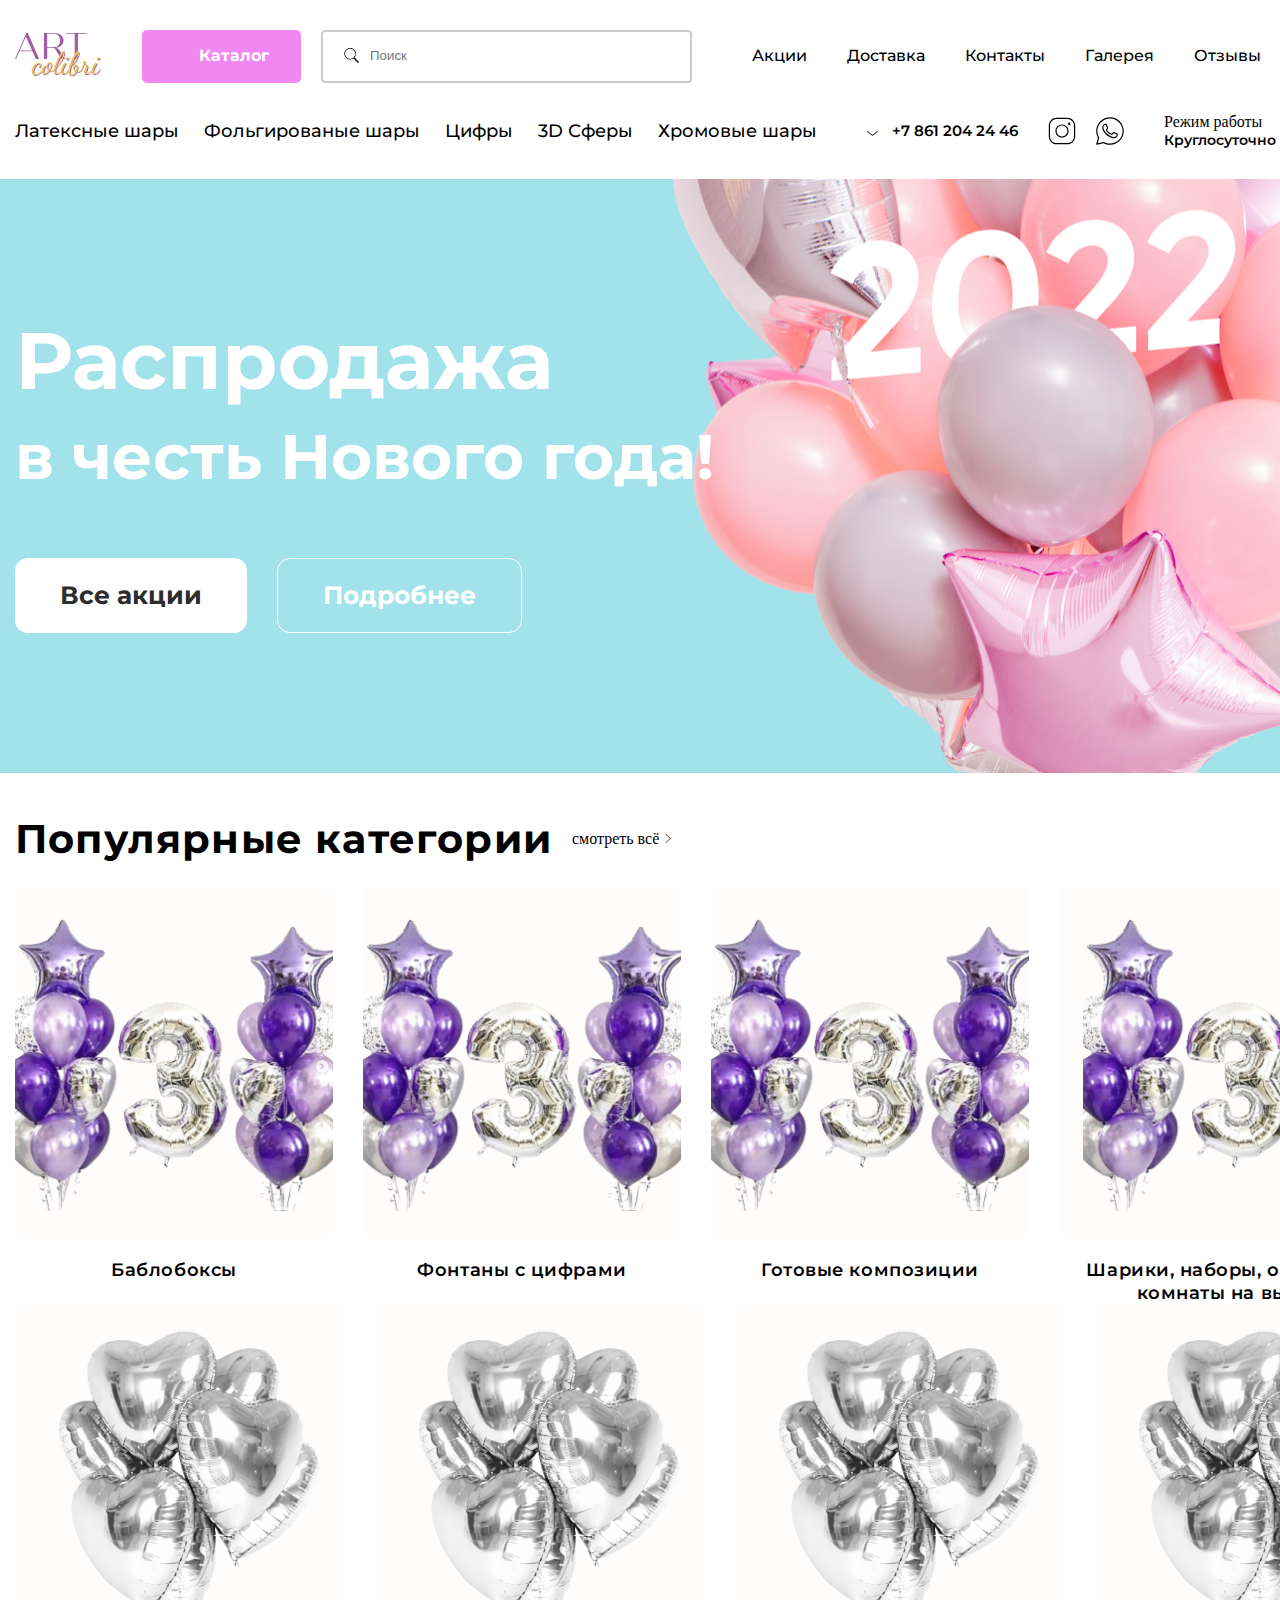
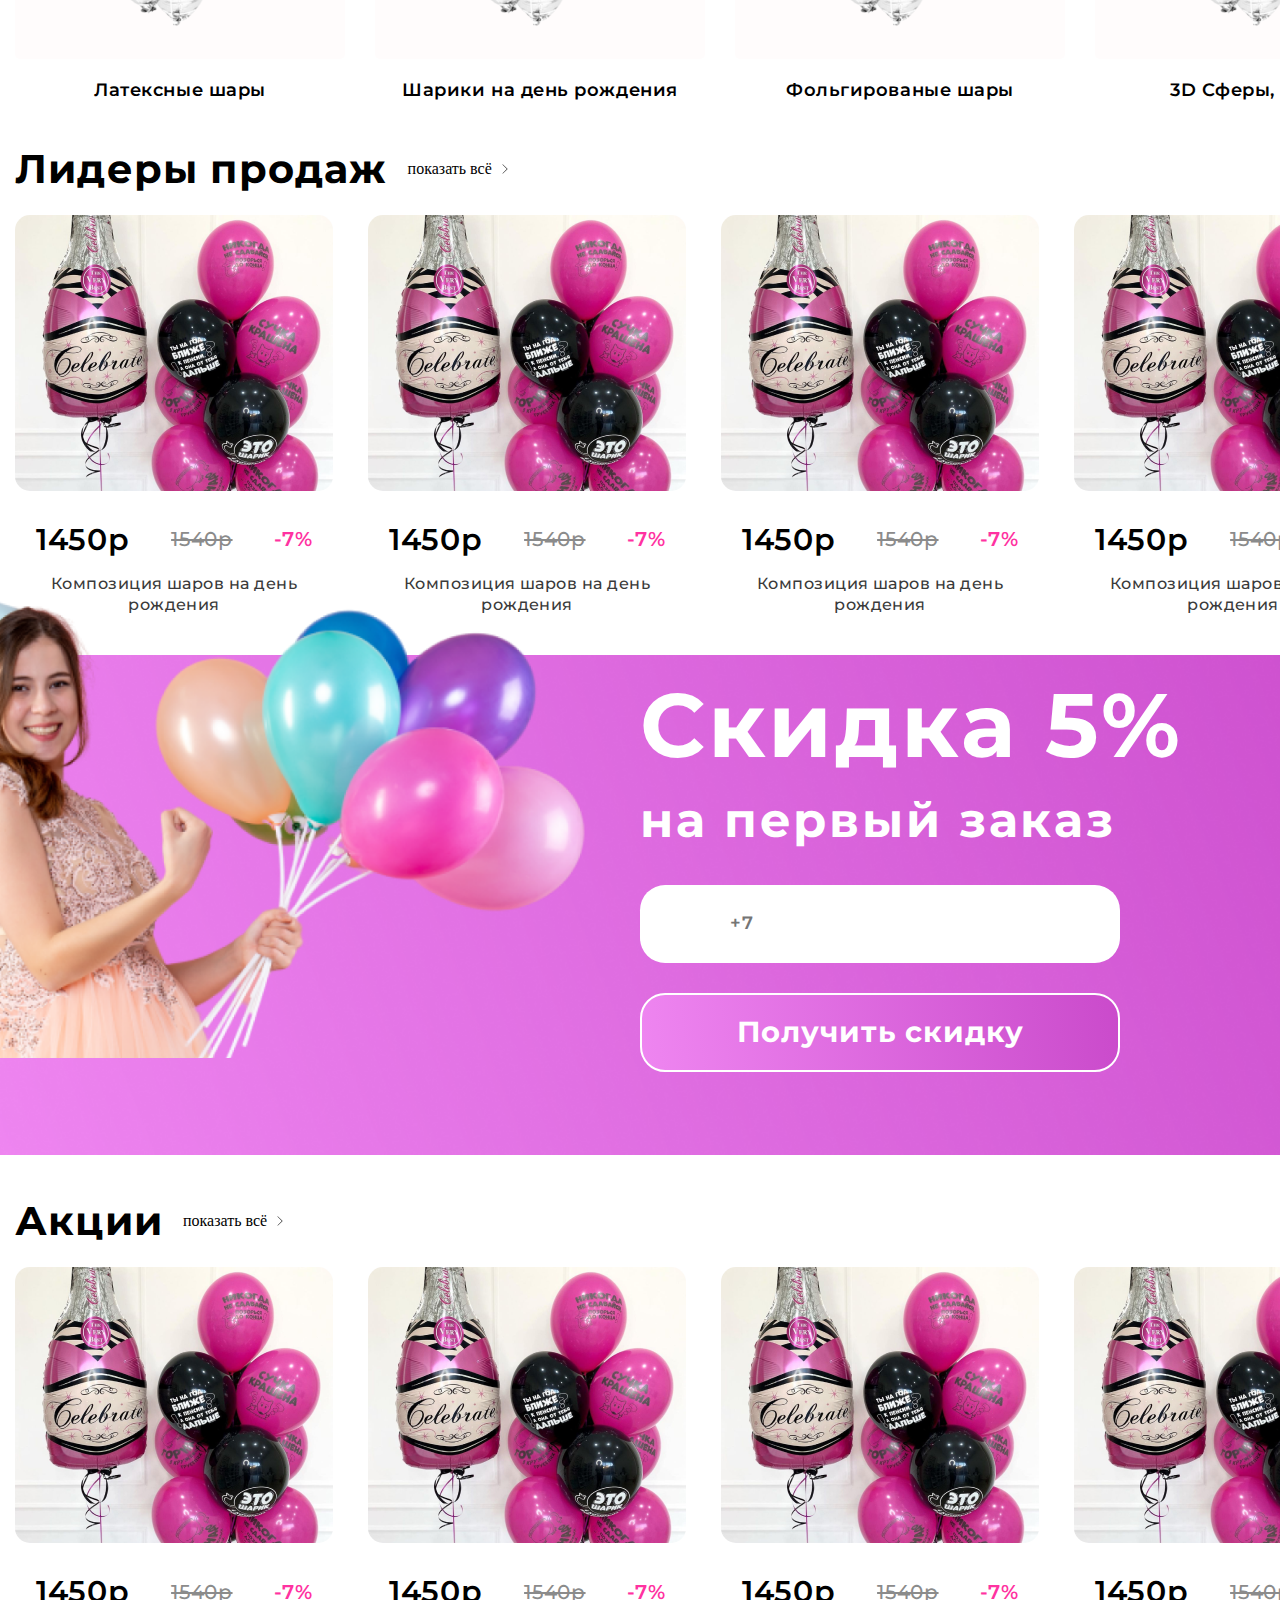
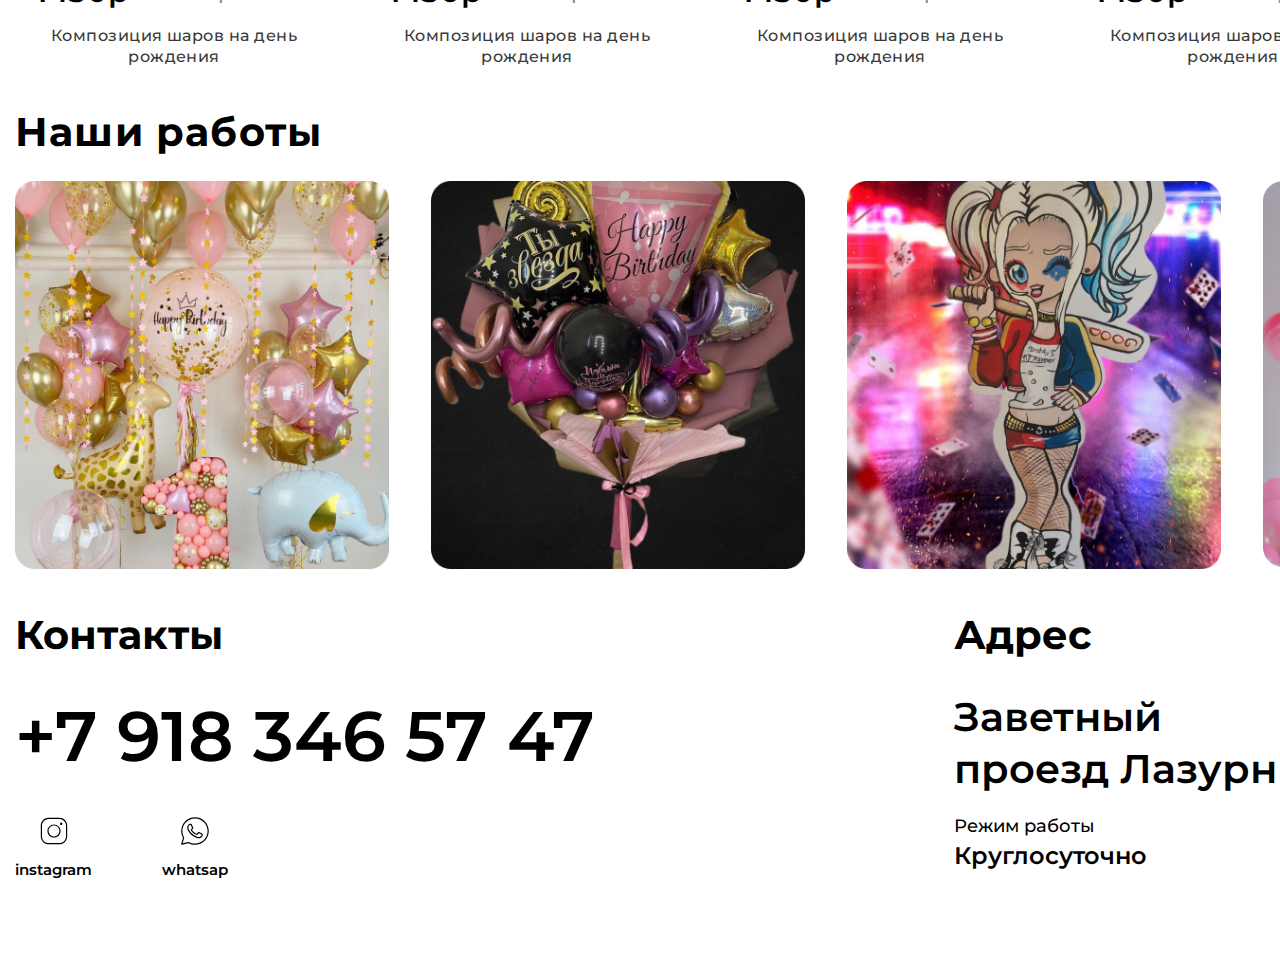
<file: index.html>
<!DOCTYPE html>
<html lang="en">
  <head>
    <meta charset="UTF-8" />
    <meta http-equiv="X-UA-Compatible" content="IE=edge" />
    <meta name="viewport" content="width=device-width, initial-scale=1.0" />
    <title>homework-22</title>
    <link rel="stylesheet" href="./css/style.min.css" />
  </head>
  <body>
    <header class="header">
      <div class="container">
        <nav class="navbar">
          <div class="header-top">
            <div><img src="./images/logo.svg" alt="logo" /></div>
            <div class="navbar-search">
              <button class="top-btn">Каталог</button>
              <div class="arround">
                <img src="./images/search.svg" alt="look" />
                <input
                  class="input"
                  type="text"
                  name="search"
                  placeholder="Поиск"
                />
              </div>
            </div>
            <div class="contact">
              <ul>
                <li class="important"><a href="#">Акции</a></li>
                <li class="contact-list"><a href="#">Доставка</a></li>
                <li class="contact-list"><a href="#">Контакты</a></li>
                <li class="contact-list"><a href="#">Галерея</a></li>
                <li class="contact-list"><a href="#">Отзывы</a></li>
              </ul>
              <img src="./images/bagicon.svg" alt="bag" />
            </div>
          </div>
          <div class="header-bottom">
            <div class="nav-item">
              <ul>
                <li class="nav-list"><a href="#">Латексные шары</a></li>
                <li class="nav-list"><a href="#">Фольгированые шары</a></li>
                <li class="nav-list"><a href="#">Цифры</a></li>
                <li class="nav-list"><a href="#">3D Сферы</a></li>
                <li class="nav-list"><a href="#">Хромовые шары</a></li>
              </ul>
            </div>
            <div class="tell">
              <img src="./images/rectangle.svg" alt="pastki" />
              <a href="tel:+7 861 204 24 46">+7 861 204 24 46</a>
            </div>
            <div class="bottom-img">
              <img src="./images/instagram.svg" alt="instagram" />
              <img src="./images/whatsap.svg" alt="whatsap" />
            </div>
            <div class="text">
              <p>Режим работы</p>
              <p class="textt">Круглосуточно</p>
            </div>
          </div>
        </nav>
      </div>
    </header>
    <main class="mainly">
      <section id="sale">
        <div class="container">
          <h1>Распродажа</h1>
          <h2>в честь Нового года!</h2>
          <div class="sale-btn">
            <button class="all">Все акции</button>
            <button class="more">Подробнее</button>
          </div>
        </div>
      </section>
      <section id="categorie">
        <div class="container">
          <div class="categorie-title">
            <h3>Популярные категории</h3>
            <div class="categorie-img">
              <p>смотреть всё</p>
              <img width="6px" src="./images/Vector.svg" alt="rightt strelka" />
            </div>
          </div>
          <div class="categorie-grid">
            <div class="categorie-top">
              <div class="top-rows">
                <div class="top-wrap">
                  <img src="./images/threephoto.png" alt="years" />
                </div>
                <p>Баблобоксы</p>
              </div>
              <div class="top-rows">
                <div class="top-wrap">
                  <img src="./images/threephoto.png" alt="years" />
                </div>
                <p>Фонтаны с цифрами</p>
              </div>
              <div class="top-rows">
                <div class="top-wrap">
                  <img src="./images/threephoto.png" alt="years" />
                </div>
                <p>Готовые композиции</p>
              </div>
              <div class="top-rows">
                <div class="top-wrap">
                  <img src="./images/threephoto.png" alt="years" />
                </div>
                <p>Шарики, наборы, оформление комнаты на выписку</p>
              </div>
            </div>
            <div class="categorie-bottom">
              <div class="bottom-rows">
                <div class="bottom-wrap">
                  <img src="./images/heart.png" alt="hearts" />
                </div>
                <p>Латексные шары</p>
              </div>
              <div class="bottom-rows">
                <div class="bottom-wrap">
                  <img src="./images/heart.png" alt="hearts" />
                </div>
                <p>Шарики на день рождения</p>
              </div>
              <div class="bottom-rows">
                <div class="bottom-wrap">
                  <img src="./images/heart.png" alt="hearts" />
                </div>
                <p>Фольгированые шары</p>
              </div>
              <div class="bottom-rows">
                <div class="bottom-wrap">
                  <img src="./images/heart.png" alt="hearts" />
                </div>
                <p>3D Сферы, Bubble</p>
              </div>
            </div>
          </div>
        </div>
      </section>
      <section id="leaders">
        <div class="container">
          <div class="wrap">
            <h3>Лидеры продаж</h3>
            <div class="leaders-img">
              <p>показать всё</p>
              <img width="6px" src="./images/Vector.svg" alt="rightt strelka" />
            </div>
          </div>
          <div class="leaders-grid">
            <div class="leaders-imgg">
              <div><img src="./images/celebrate.png" alt="celebrate" /></div>
              <div class="leaders-text">
                <div class="paragraph">
                  <p class="true">1450р</p>
                  <p class="false"><del>1540р</del></p>
                  <p class="discount">-7%</p>
                </div>
                <p>Композиция шаров на день рождения</p>
              </div>
            </div>
            <div class="leaders-imgg">
              <div><img src="./images/celebrate.png" alt="celebrate" /></div>
              <div class="leaders-text">
                <div class="paragraph">
                  <p class="true">1450р</p>
                  <p class="false"><del>1540р</del></p>
                  <p class="discount">-7%</p>
                </div>
                <p>Композиция шаров на день рождения</p>
              </div>
            </div>
            <div class="leaders-imgg">
              <div><img src="./images/celebrate.png" alt="celebrate" /></div>
              <div class="leaders-text">
                <div class="paragraph">
                  <p class="true">1450р</p>
                  <p class="false"><del>1540р</del></p>
                  <p class="discount">-7%</p>
                </div>
                <p>Композиция шаров на день рождения</p>
              </div>
            </div>
            <div class="leaders-imgg">
              <div><img src="./images/celebrate.png" alt="celebrate" /></div>
              <div class="leaders-text">
                <div class="paragraph">
                  <p class="true">1450р</p>
                  <p class="false"><del>1540р</del></p>
                  <p class="discount">-7%</p>
                </div>
                <p>Композиция шаров на день рождения</p>
              </div>
            </div>
          </div>
        </div>
      </section>
      <section id="reduction">
        <div class="wrapper">
          <div class="left">
            <img src="./images/girls.png" alt="girl" />
          </div>
          <div class="right">
            <p>Скидка 5% <br /><span>на первый заказ</span></p>
            <input
              class="second-input"
              type="text"
              name="write"
              placeholder="+7"
            />
            <button>Получить скидку</button>
          </div>
        </div>
      </section>
      <section id="leaders">
        <div class="container">
          <div class="wrap">
            <h3>Акции</h3>
            <div class="leaders-img">
              <p>показать всё</p>
              <img width="6px" src="./images/Vector.svg" alt="rightt strelka" />
            </div>
          </div>
          <div class="leaders-grid">
            <div class="leaders-imgg">
              <div><img src="./images/celebrate.png" alt="celebrate" /></div>
              <div class="leaders-text">
                <div class="paragraph">
                  <p class="true">1450р</p>
                  <p class="false"><del>1540р</del></p>
                  <p class="discount">-7%</p>
                </div>
                <p>Композиция шаров на день рождения</p>
              </div>
            </div>
            <div class="leaders-imgg">
              <div><img src="./images/celebrate.png" alt="celebrate" /></div>
              <div class="leaders-text">
                <div class="paragraph">
                  <p class="true">1450р</p>
                  <p class="false"><del>1540р</del></p>
                  <p class="discount">-7%</p>
                </div>
                <p>Композиция шаров на день рождения</p>
              </div>
            </div>
            <div class="leaders-imgg">
              <div><img src="./images/celebrate.png" alt="celebrate" /></div>
              <div class="leaders-text">
                <div class="paragraph">
                  <p class="true">1450р</p>
                  <p class="false"><del>1540р</del></p>
                  <p class="discount">-7%</p>
                </div>
                <p>Композиция шаров на день рождения</p>
              </div>
            </div>
            <div class="leaders-imgg">
              <div><img src="./images/celebrate.png" alt="celebrate" /></div>
              <div class="leaders-text">
                <div class="paragraph">
                  <p class="true">1450р</p>
                  <p class="false"><del>1540р</del></p>
                  <p class="discount">-7%</p>
                </div>
                <p>Композиция шаров на день рождения</p>
              </div>
            </div>
          </div>
        </div>
      </section>
      <section id="work">
        <div class="container">
          <h3>Наши работы</h3>
          <div class="script">
            <img width="90%" src="./images/celebrate1.png" alt="bayram1" />
            <img width="90%" src="./images/celebrate2.png" alt="bayram2" />
            <img width="90%" src="./images/celebrate3.png" alt="bayram3" />
            <img
              width="90%"
              height="386px"
              src="./images/celebrate4.png"
              alt="bayram4"
            />
          </div>
        </div>
      </section>
      <footer id="contact">
        <div class="container">
          <div class="footer-wrap">
            <div class="wrap-left">
              <h3>Контакты</h3>
              <p class="tell">+7 918 346 57 47</p>
              <div class="left-img">
                <div class="img-first">
                  <a href="./images/2022.png">
                    <img src="./images/instagram.svg" alt="instagram" />
                    <p>instagram</p>
                  </a>
                </div>
                <div class="img-second">
                  <a href="./images/celebrate.png">
                    <img src="./images/whatsap.svg" alt="whatsap" />
                    <p>whatsap</p>
                  </a>
                </div>
              </div>
            </div>
            <div class="wrap-right">
              <h3>Адрес</h3>
              <p class="right-ftext">Заветный <br />проезд Лазурный, д.11</p>
              <p class="right-stext">Режим работы</p>
              <p class="right-thtext">Круглосуточно</p>
            </div>
          </div>
        </div>
      </footer>
    </main>
  </body>
</html>
</file>
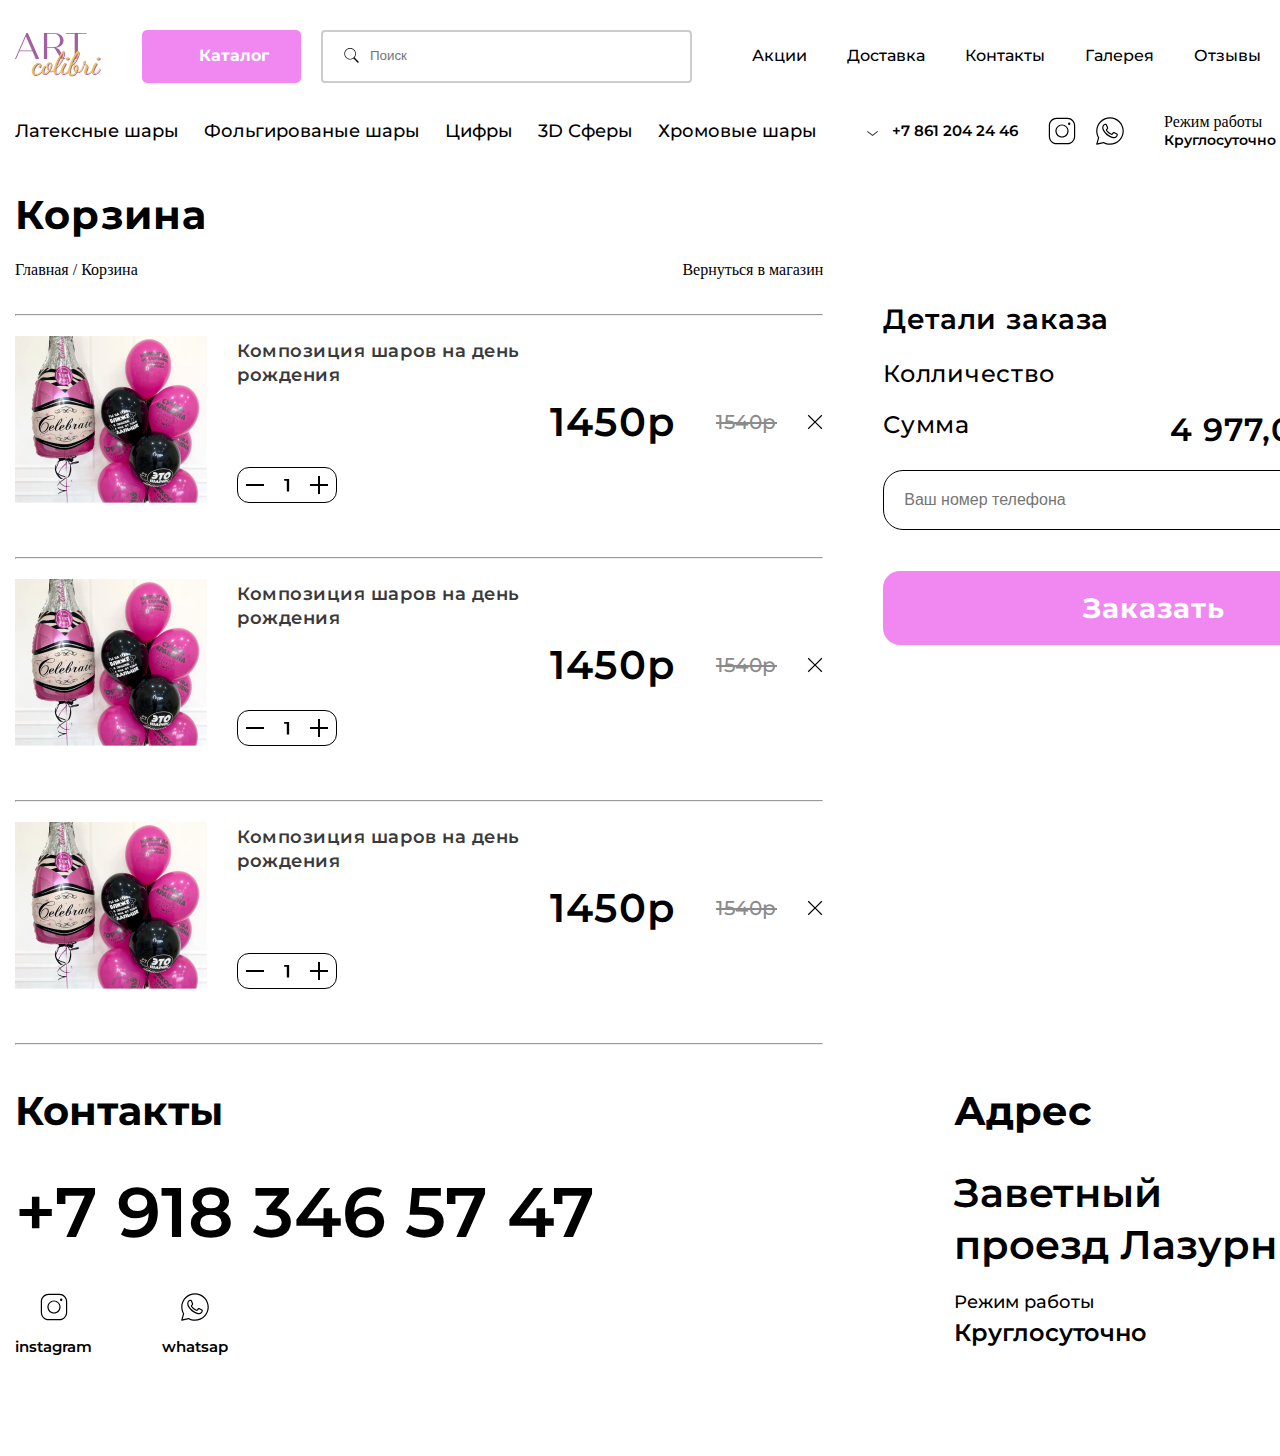
<file: basket.html>
<!DOCTYPE html>
<html lang="en">
  <head>
    <meta charset="UTF-8" />
    <meta http-equiv="X-UA-Compatible" content="IE=edge" />
    <meta name="viewport" content="width=device-width, initial-scale=1.0" />
    <title>homework-22</title>
    <link rel="stylesheet" href="./css/basket.min.css" />
  </head>
  <body>
    <header class="header">
      <div class="container">
        <nav class="navbar">
          <div class="header-top">
            <div><img src="./images/logo.svg" alt="logo" /></div>
            <div class="navbar-search">
              <button class="top-btn">Каталог</button>
              <div class="arround">
                <img src="./images/search.svg" alt="look" />
                <input
                  class="input"
                  type="text"
                  name="search"
                  placeholder="Поиск"
                />
              </div>
            </div>
            <div class="contact">
              <ul>
                <li class="important"><a href="#">Акции</a></li>
                <li class="contact-list"><a href="#">Доставка</a></li>
                <li class="contact-list"><a href="#">Контакты</a></li>
                <li class="contact-list"><a href="#">Галерея</a></li>
                <li class="contact-list"><a href="#">Отзывы</a></li>
              </ul>
              <img src="./images/bagicon.svg" alt="bag" />
            </div>
          </div>
          <div class="header-bottom">
            <div class="nav-item">
              <ul>
                <li class="nav-list"><a href="#">Латексные шары</a></li>
                <li class="nav-list"><a href="#">Фольгированые шары</a></li>
                <li class="nav-list"><a href="#">Цифры</a></li>
                <li class="nav-list"><a href="#">3D Сферы</a></li>
                <li class="nav-list"><a href="#">Хромовые шары</a></li>
              </ul>
            </div>
            <div class="tell">
              <img src="./images/rectangle.svg" alt="pastki" />
              <a href="tel:+7 861 204 24 46">+7 861 204 24 46</a>
            </div>
            <div class="bottom-img">
              <img src="./images/instagram.svg" alt="instagram" />
              <img src="./images/whatsap.svg" alt="whatsap" />
            </div>
            <div class="text">
              <p>Режим работы</p>
              <p class="textt">Круглосуточно</p>
            </div>
          </div>
        </nav>
      </div>
    </header>
    <main class="mainly">
      <section id="basket">
        <div class="container">
          <h3>Корзина</h3>
          <div class="wrapper">
            <div class="wrap-left">
              <div class="left-top">
                <p>Главная / Корзина</p>
                <p>Вернуться в магазин</p>
              </div>
              <hr />
              <div class="composition">
                <div class="img">
                  <img src="./images/cferas.png" alt="shar" />
                </div>
                <div class="day">
                  <p class="day1">Композиция шаров на день <br />рождения</p>
                  <div>
                    <div class="days">
                      <img src="./images/minus.svg" alt="minus" />
                      <img src="./images/one.svg" alt="one" />
                      <img src="./images/pilus.svg" alt="pilus" />
                    </div>
                  </div>
                </div>
                <div class="daytrue">
                  <p class="true">1450р</p>
                  <p class="false"><del>1540р</del></p>
                </div>
                <img src="./images/eks.svg" alt="eks" />
              </div>
              <hr />
              <div class="composition">
                <div class="img">
                  <img src="./images/cferas.png" alt="shar" />
                </div>
                <div class="day">
                  <p class="day1">Композиция шаров на день <br />рождения</p>
                  <div>
                    <div class="days">
                      <img src="./images/minus.svg" alt="minus" />
                      <img src="./images/one.svg" alt="one" />
                      <img src="./images/pilus.svg" alt="pilus" />
                    </div>
                  </div>
                </div>
                <div class="daytrue">
                  <p class="true">1450р</p>
                  <p class="false"><del>1540р</del></p>
                </div>
                <img src="./images/eks.svg" alt="eks" />
              </div>
              <hr />
              <div class="composition">
                <div class="img">
                  <img src="./images/cferas.png" alt="shar" />
                </div>
                <div class="day">
                  <p class="day1">Композиция шаров на день <br />рождения</p>
                  <div>
                    <div class="days">
                      <img src="./images/minus.svg" alt="minus" />
                      <img src="./images/one.svg" alt="one" />
                      <img src="./images/pilus.svg" alt="pilus" />
                    </div>
                  </div>
                </div>
                <div class="daytrue">
                  <p class="true">1450р</p>
                  <p class="false"><del>1540р</del></p>
                </div>
                <img src="./images/eks.svg" alt="eks" />
              </div>
              <hr />
            </div>
            <div class="wrap-right">
              <h3>Детали заказа</h3>
              <div class="quantity">
                <p class="first">Колличество</p>
                <p class="second">1 шт</p>
              </div>
              <div class="sum">
                <p class="summ">Сумма</p>
                <p class="money">4 977,00р</p>
              </div>
              <input
                type="tel"
                name="write"
                placeholder="Ваш номер телефона"
              />
              <div class="link">
                <a href="./images/logo.svg">Заказать</a>
              </div>
            </div>
          </div>
        </div>
      </section>
      <footer id="contact">
        <div class="container">
          <div class="footer-wrap">
            <div class="wrap-left">
              <h3>Контакты</h3>
              <p class="tell">+7 918 346 57 47</p>
              <div class="left-img">
                <div class="img-first">
                  <a href="./images/2022.png">
                    <img src="./images/instagram.svg" alt="instagram" />
                    <p>instagram</p>
                  </a>
                </div>
                <div class="img-second">
                  <a href="./images/celebrate.png">
                    <img src="./images/whatsap.svg" alt="whatsap" />
                    <p>whatsap</p>
                  </a>
                </div>
              </div>
            </div>
            <div class="wrap-right">
              <h3>Адрес</h3>
              <p class="right-ftext">Заветный <br />проезд Лазурный, д.11</p>
              <p class="right-stext">Режим работы</p>
              <p class="right-thtext">Круглосуточно</p>
            </div>
          </div>
        </div>
      </footer>
    </main>
  </body>
</html>
</file>
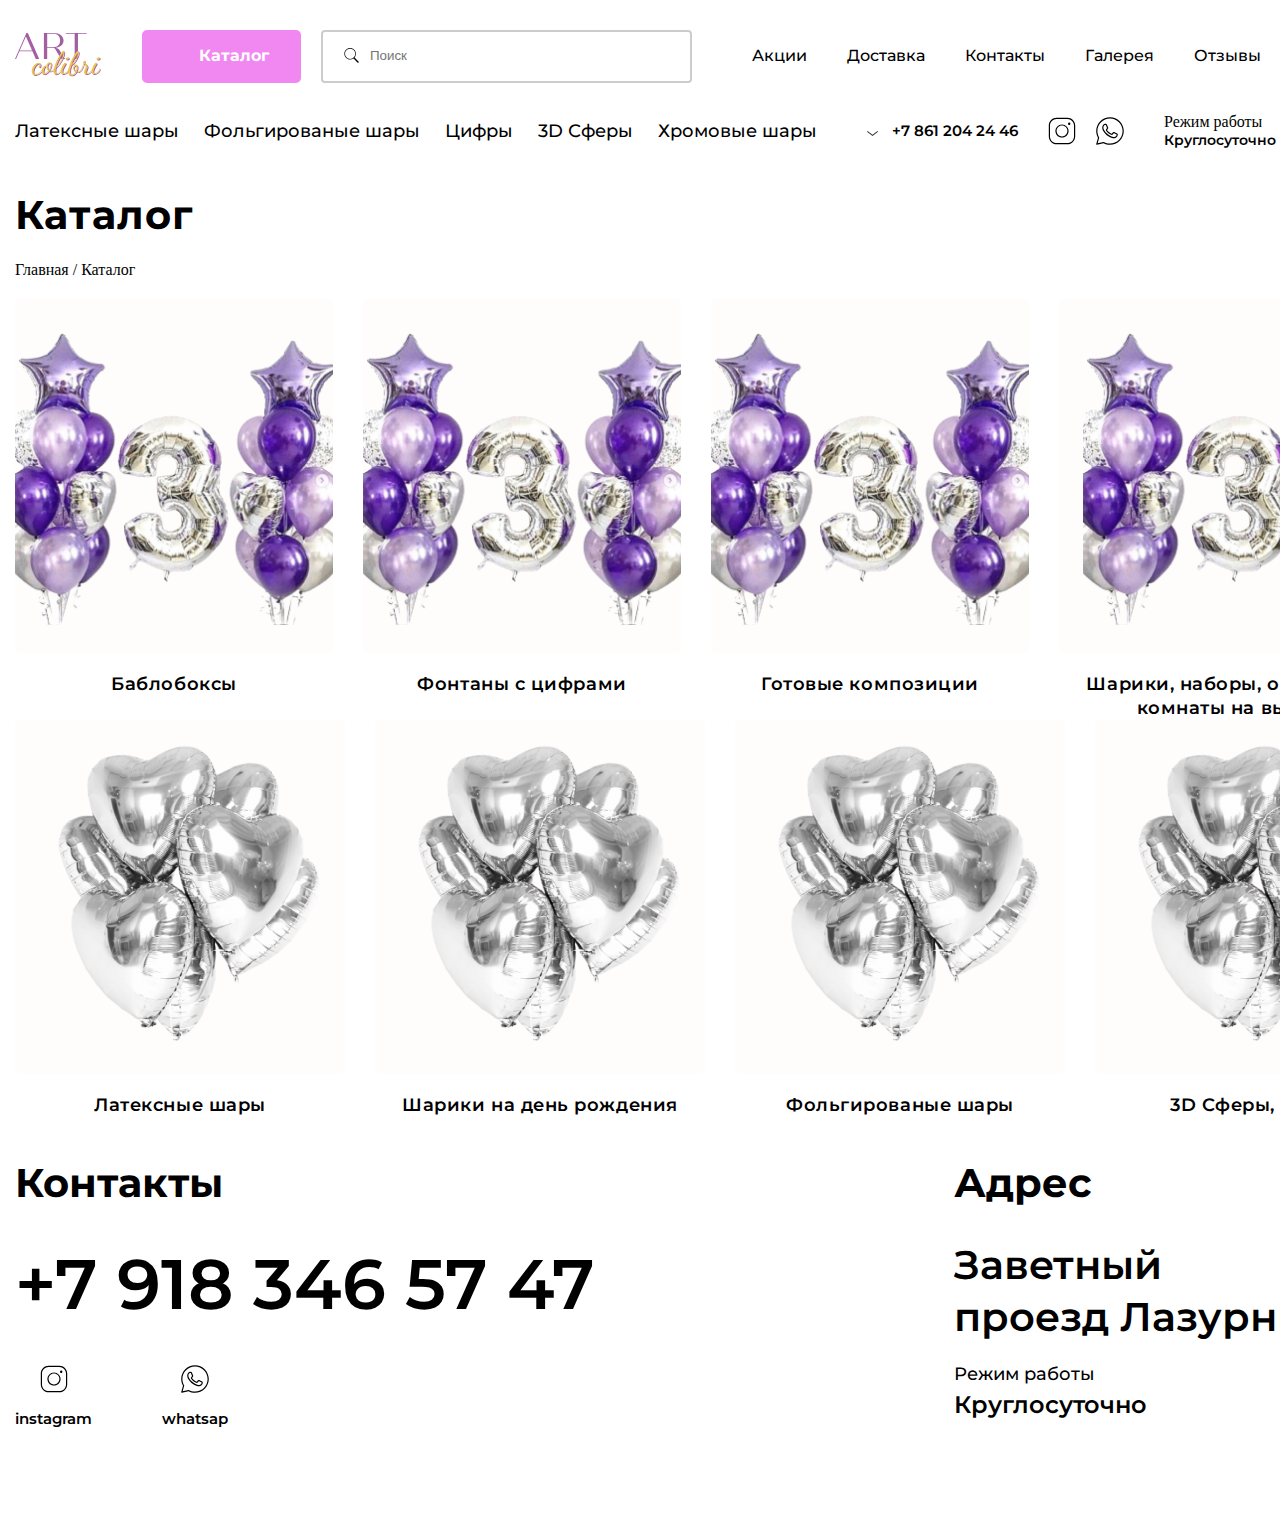
<file: categories.html>
<!DOCTYPE html>
<html lang="en">
  <head>    
    <meta charset="UTF-8" />
    <meta http-equiv="X-UA-Compatible" content="IE=edge" />
    <meta name="viewport" content="width=device-width, initial-scale=1.0" />
    <title>homework-22</title>
    <link rel="stylesheet" href="./css/categories.min.css" />
  </head>
  <body>
    <header class="header">
      <div class="container">
        <nav class="navbar">
          <div class="header-top">
            <div><img src="./images/logo.svg" alt="logo" /></div>
            <div class="navbar-search">
              <button class="top-btn">Каталог</button>
              <div class="arround">
                <img src="./images/search.svg" alt="look" />
                <input
                  class="input"
                  type="text"
                  name="search"
                  placeholder="Поиск"
                />
              </div>
            </div>
            <div class="contact">
              <ul>
                <li class="important"><a href="#">Акции</a></li>
                <li class="contact-list"><a href="#">Доставка</a></li>
                <li class="contact-list"><a href="#">Контакты</a></li>
                <li class="contact-list"><a href="#">Галерея</a></li>
                <li class="contact-list"><a href="#">Отзывы</a></li>
              </ul>
              <img src="./images/bagicon.svg" alt="bag" />
            </div>
          </div>
          <div class="header-bottom">
            <div class="nav-item">
              <ul>
                <li class="nav-list"><a href="#">Латексные шары</a></li>
                <li class="nav-list"><a href="#">Фольгированые шары</a></li>
                <li class="nav-list"><a href="#">Цифры</a></li>
                <li class="nav-list"><a href="#">3D Сферы</a></li>
                <li class="nav-list"><a href="#">Хромовые шары</a></li>
              </ul>
            </div>
            <div class="tell">
              <img src="./images/rectangle.svg" alt="pastki" />
              <a href="tel:+7 861 204 24 46">+7 861 204 24 46</a>
            </div>
            <div class="bottom-img">
              <img src="./images/instagram.svg" alt="instagram" />
              <img src="./images/whatsap.svg" alt="whatsap" />
            </div>
            <div class="text">
              <p>Режим работы</p>
              <p class="textt">Круглосуточно</p>
            </div>
          </div>
        </nav>
      </div>
    </header>
    <main class="mainly">
        <section id="categorie">
            <div class="container">
              <div class="categorie-title">
                <h3>Каталог</h3>
                <div class="categorie-img">
                  <p>Главная   /   Каталог</p>
                </div>
              </div>
              <div class="categorie-grid">
                <div class="categorie-top">
                  <div class="top-rows">
                    <div class="top-wrap">
                      <img src="./images/threephoto.png" alt="years" />
                    </div>
                    <p>Баблобоксы</p>
                  </div>
                  <div class="top-rows">
                    <div class="top-wrap">
                      <img src="./images/threephoto.png" alt="years" />
                    </div>
                    <p>Фонтаны с цифрами</p>
                  </div>
                  <div class="top-rows">
                    <div class="top-wrap">
                      <img src="./images/threephoto.png" alt="years" />
                    </div>
                    <p>Готовые композиции</p>
                  </div>
                  <div class="top-rows">
                    <div class="top-wrap">
                      <img src="./images/threephoto.png" alt="years" />
                    </div>
                    <p>Шарики, наборы, оформление комнаты на выписку</p>
                  </div>
                </div>
                <div class="categorie-bottom">
                  <div class="bottom-rows">
                    <div class="bottom-wrap">
                      <img src="./images/heart.png" alt="hearts" />
                    </div>
                    <p>Латексные шары</p>
                  </div>
                  <div class="bottom-rows">
                    <div class="bottom-wrap">
                      <img src="./images/heart.png" alt="hearts" />
                    </div>
                    <p>Шарики на день рождения</p>
                  </div>
                  <div class="bottom-rows">
                    <div class="bottom-wrap">
                      <img src="./images/heart.png" alt="hearts" />
                    </div>
                    <p>Фольгированые шары</p>
                  </div>
                  <div class="bottom-rows">
                    <div class="bottom-wrap">
                      <img src="./images/heart.png" alt="hearts" />
                    </div>
                    <p>3D Сферы, Bubble</p>
                  </div>
                </div>
              </div>
            </div>
          </section>
          <footer id="contact">
            <div class="container">
              <div class="footer-wrap">
                <div class="wrap-left">
                  <h3>Контакты</h3>
                  <p class="tell">+7 918 346 57 47</p>
                  <div class="left-img">
                    <div class="img-first">
                      <a href="./images/2022.png">
                        <img src="./images/instagram.svg" alt="instagram" />
                        <p>instagram</p>
                      </a>
                    </div>
                    <div class="img-second">
                      <a href="./images/celebrate.png">
                        <img src="./images/whatsap.svg" alt="whatsap" />
                        <p>whatsap</p>
                      </a>
                    </div>
                  </div>
                </div>
                <div class="wrap-right">
                  <h3>Адрес</h3>
                  <p class="right-ftext">Заветный <br />проезд Лазурный, д.11</p>
                  <p class="right-stext">Режим работы</p>
                  <p class="right-thtext">Круглосуточно</p>
                </div>
              </div>
            </div>
          </footer>
    </main>
  </body>
</html>
</file>
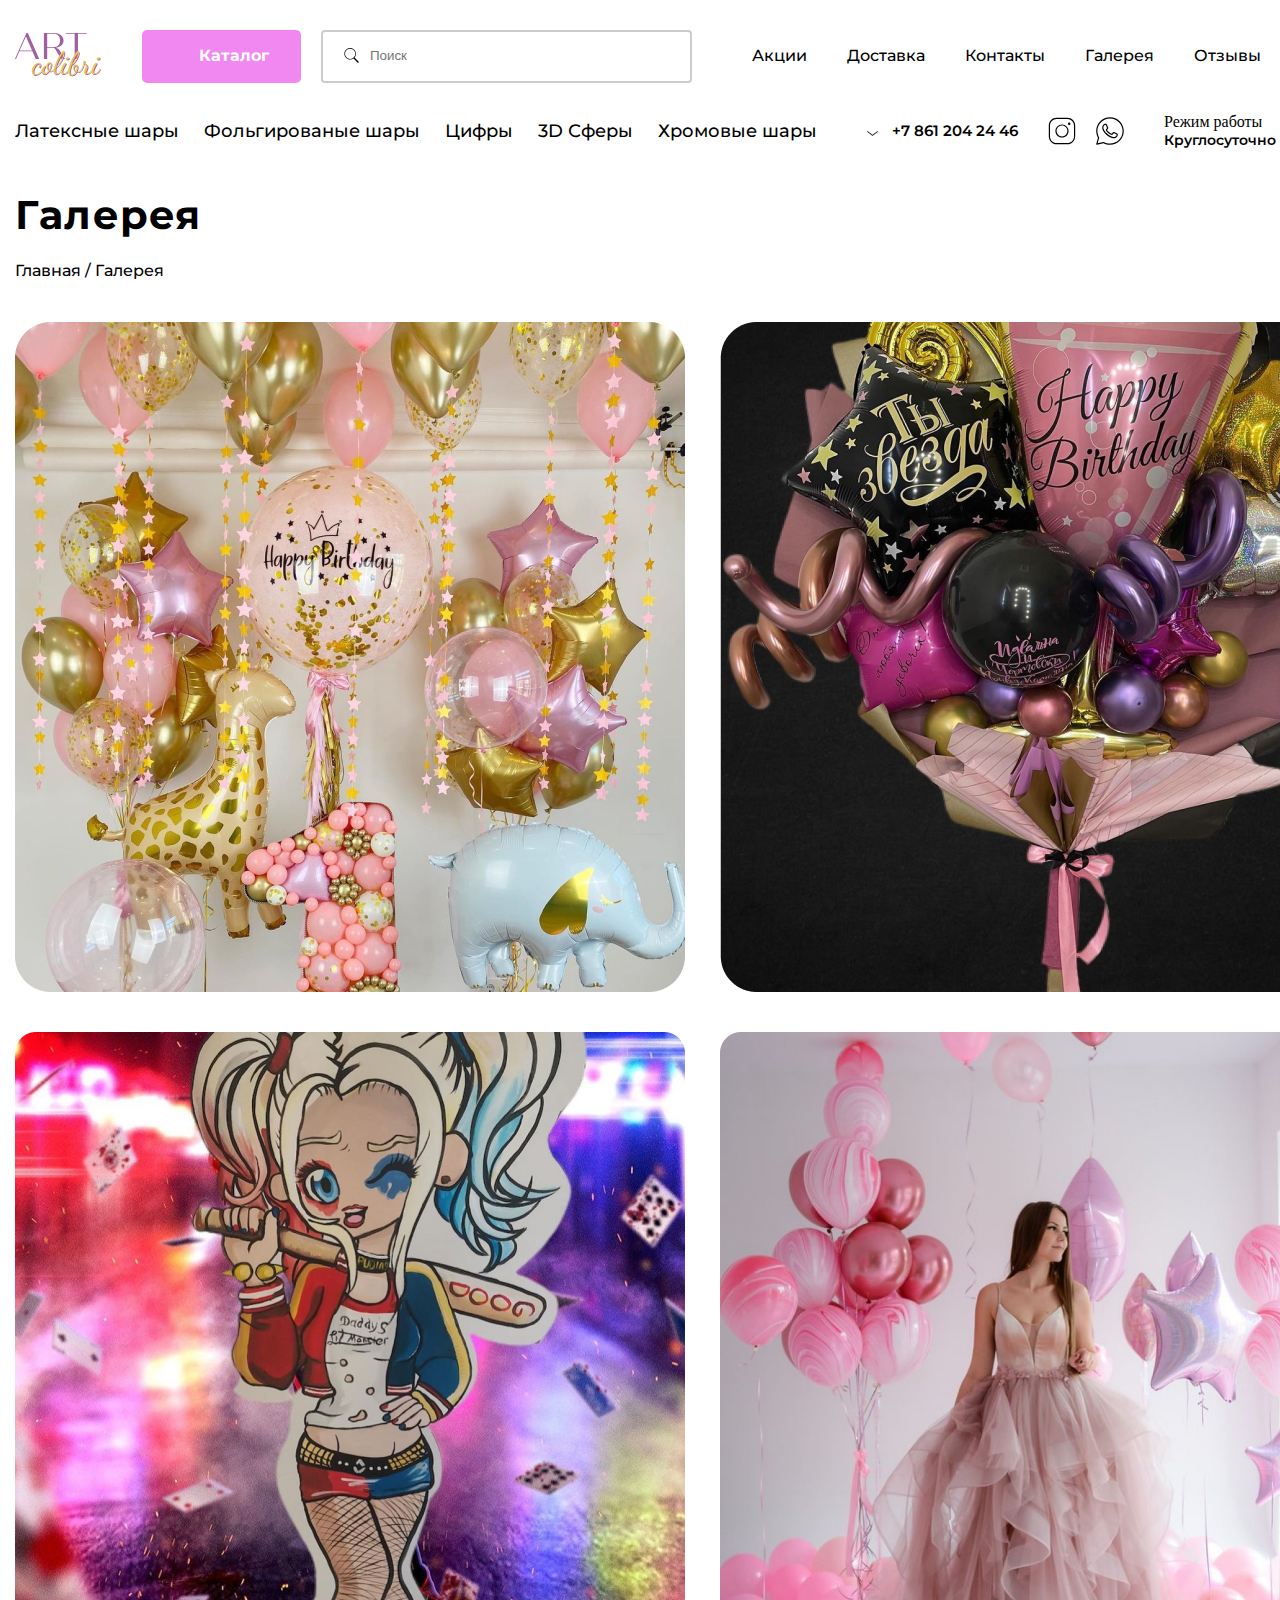
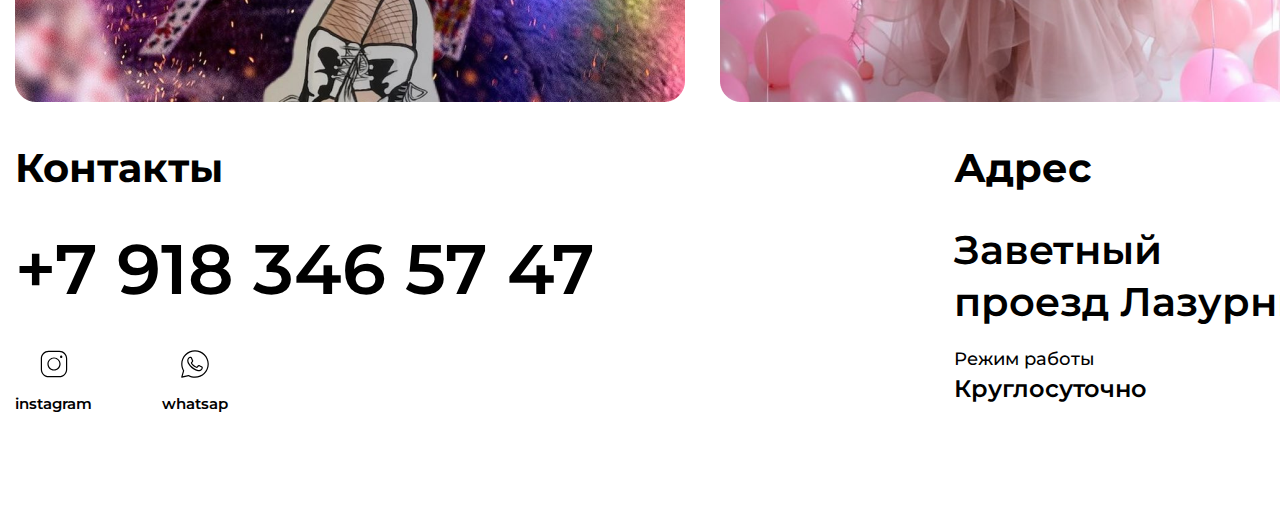
<file: gallery.html>
<!DOCTYPE html>
<html lang="en">
  <head>
    <meta charset="UTF-8" />
    <meta http-equiv="X-UA-Compatible" content="IE=edge" />
    <meta name="viewport" content="width=device-width, initial-scale=1.0" />
    <title>homework-22</title>
    <link rel="stylesheet" href="./css/gallery.min.css" />
  </head>
  <body>
    <header class="header">
      <div class="container">
        <nav class="navbar">
          <div class="header-top">
            <div><img src="./images/logo.svg" alt="logo" /></div>
            <div class="navbar-search">
              <button class="top-btn">Каталог</button>
              <div class="arround">
                <img src="./images/search.svg" alt="look" />
                <input
                  class="input"
                  type="text"
                  name="search"
                  placeholder="Поиск"
                />
              </div>
            </div>
            <div class="contact">
              <ul>
                <li class="important"><a href="#">Акции</a></li>
                <li class="contact-list"><a href="#">Доставка</a></li>
                <li class="contact-list"><a href="#">Контакты</a></li>
                <li class="contact-list"><a href="#">Галерея</a></li>
                <li class="contact-list"><a href="#">Отзывы</a></li>
              </ul>
              <img src="./images/bagicon.svg" alt="bag" />
            </div>
          </div>
          <div class="header-bottom">
            <div class="nav-item">
              <ul>
                <li class="nav-list"><a href="#">Латексные шары</a></li>
                <li class="nav-list"><a href="#">Фольгированые шары</a></li>
                <li class="nav-list"><a href="#">Цифры</a></li>
                <li class="nav-list"><a href="#">3D Сферы</a></li>
                <li class="nav-list"><a href="#">Хромовые шары</a></li>
              </ul>
            </div>
            <div class="tell">
              <img src="./images/rectangle.svg" alt="pastki" />
              <a href="tel:+7 861 204 24 46">+7 861 204 24 46</a>
            </div>
            <div class="bottom-img">
              <img src="./images/instagram.svg" alt="instagram" />
              <img src="./images/whatsap.svg" alt="whatsap" />
            </div>
            <div class="text">
              <p>Режим работы</p>
              <p class="textt">Круглосуточно</p>
            </div>
          </div>
        </nav>
      </div>
    </header>
    <main class="mainly">
      <section id="gallery">
        <div class="container">
          <h3>Галерея</h3>
          <p>Главная / Галерея</p>
          <div class="galllery-grid">
            <div class="grid-top">
              <img src="./images/gallery1.png" alt="bayram1" />
              <img src="./images/gallery2.png" alt="bayram2" />
            </div>
            <div class="grid-bottom">
              <img src="./images/gallery3.png" alt="bayram3" />
              <img src="./images/celebrate5.png" alt="bayram5" />
            </div>
          </div>
        </div>
      </section>
      <footer id="contact">
        <div class="container">
          <div class="footer-wrap">
            <div class="wrap-left">
              <h3>Контакты</h3>
              <p class="tell">+7 918 346 57 47</p>
              <div class="left-img">
                <div class="img-first">
                  <a href="./images/2022.png">
                    <img src="./images/instagram.svg" alt="instagram" />
                    <p>instagram</p>
                  </a>
                </div>
                <div class="img-second">
                  <a href="./images/celebrate.png">
                    <img src="./images/whatsap.svg" alt="whatsap" />
                    <p>whatsap</p>
                  </a>
                </div>
              </div>
            </div>
            <div class="wrap-right">
              <h3>Адрес</h3>
              <p class="right-ftext">Заветный <br />проезд Лазурный, д.11</p>
              <p class="right-stext">Режим работы</p>
              <p class="right-thtext">Круглосуточно</p>
            </div>
          </div>
        </div>
      </footer>
    </main>
  </body>
</html>
</file>
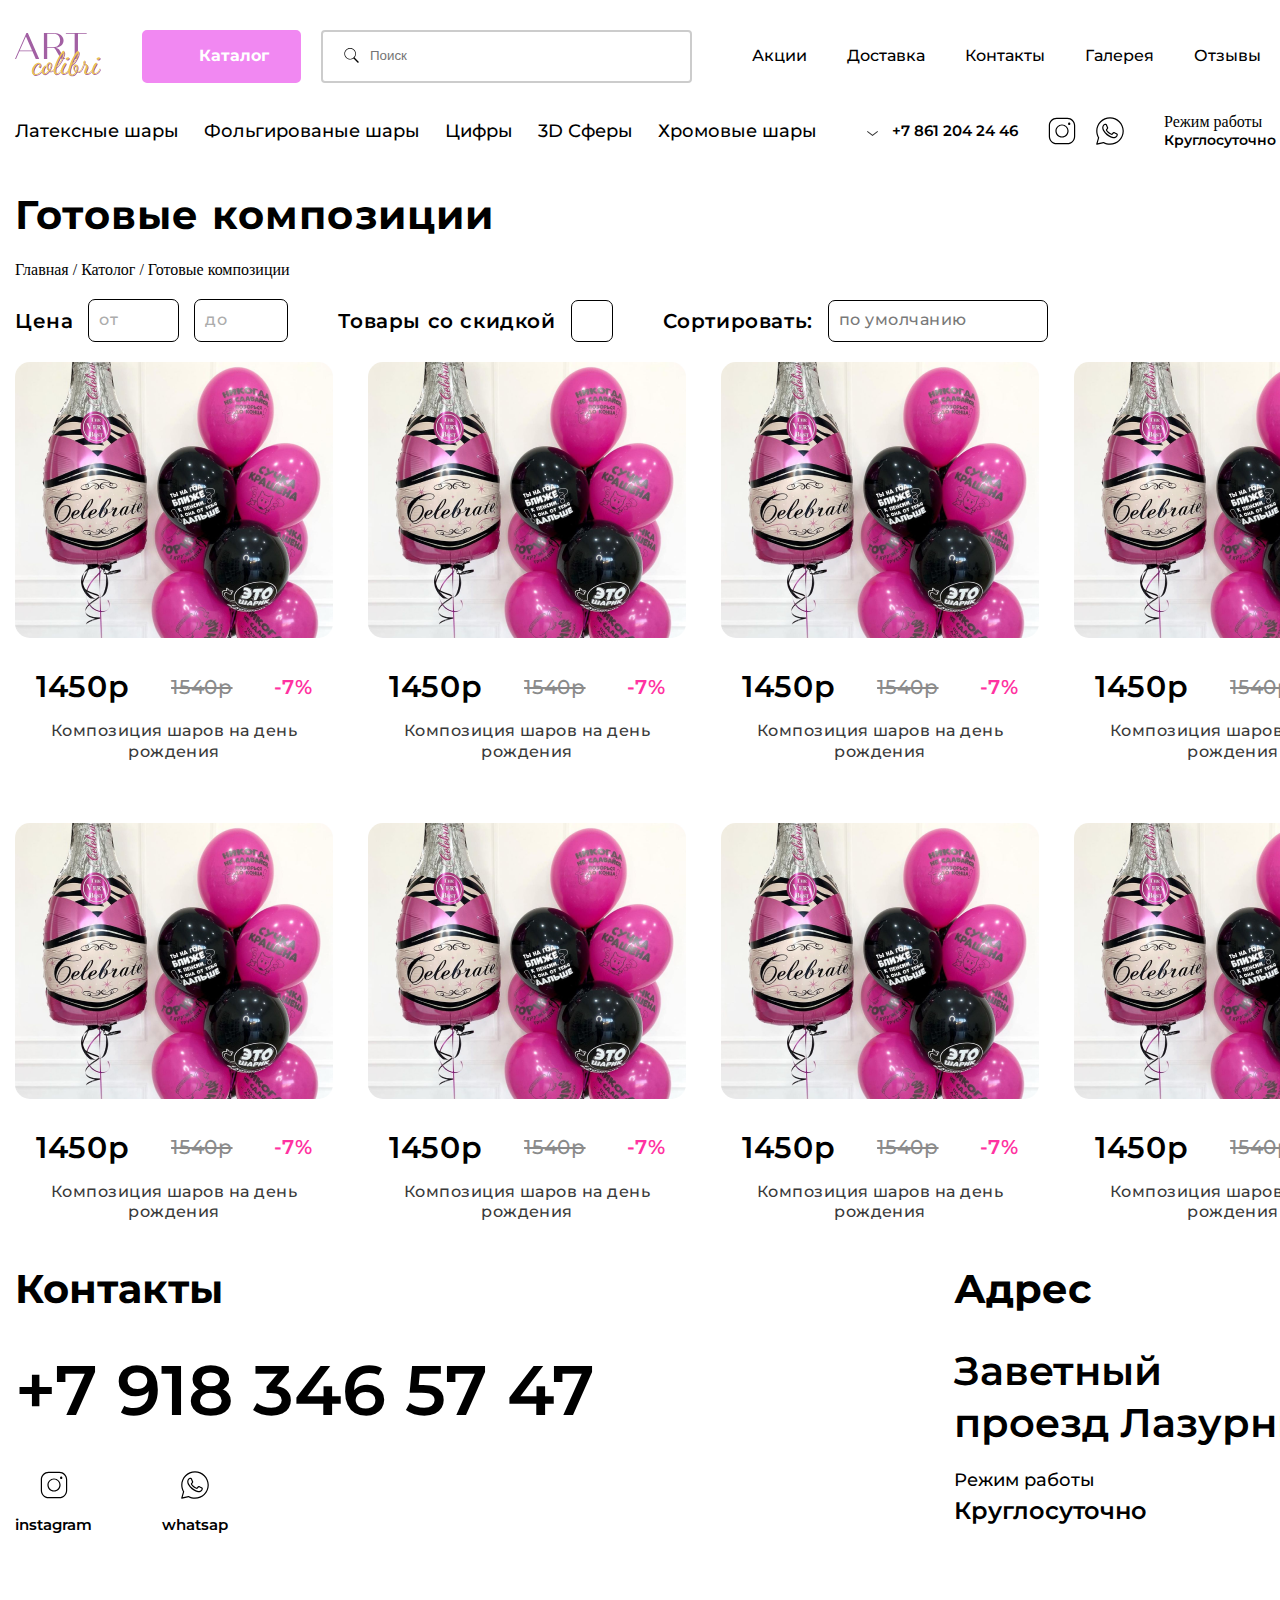
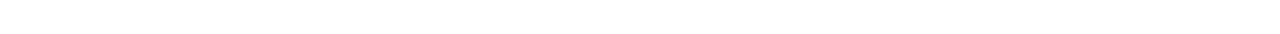
<file: goods.html>
<!DOCTYPE html>
<html lang="en">
  <head>
    <meta charset="UTF-8" />
    <meta http-equiv="X-UA-Compatible" content="IE=edge" />
    <meta name="viewport" content="width=device-width, initial-scale=1.0" />
    <title>homework-22</title>
    <link rel="stylesheet" href="./css/goods.min.css" />
  </head>
  <body>
    <header class="header">
      <div class="container">
        <nav class="navbar">
          <div class="header-top">
            <div><img src="./images/logo.svg" alt="logo" /></div>
            <div class="navbar-search">
              <button class="top-btn">Каталог</button>
              <div class="arround">
                <img src="./images/search.svg" alt="look" />
                <input
                  class="input"
                  type="text"
                  name="search"
                  placeholder="Поиск"
                />
              </div>
            </div>
            <div class="contact">
              <ul>
                <li class="important"><a href="#">Акции</a></li>
                <li class="contact-list"><a href="#">Доставка</a></li>
                <li class="contact-list"><a href="#">Контакты</a></li>
                <li class="contact-list"><a href="#">Галерея</a></li>
                <li class="contact-list"><a href="#">Отзывы</a></li>
              </ul>
              <img src="./images/bagicon.svg" alt="bag" />
            </div>
          </div>
          <div class="header-bottom">
            <div class="nav-item">
              <ul>
                <li class="nav-list"><a href="#">Латексные шары</a></li>
                <li class="nav-list"><a href="#">Фольгированые шары</a></li>
                <li class="nav-list"><a href="#">Цифры</a></li>
                <li class="nav-list"><a href="#">3D Сферы</a></li>
                <li class="nav-list"><a href="#">Хромовые шары</a></li>
              </ul>
            </div>
            <div class="tell">
              <img src="./images/rectangle.svg" alt="pastki" />
              <a href="tel:+7 861 204 24 46">+7 861 204 24 46</a>
            </div>
            <div class="bottom-img">
              <img src="./images/instagram.svg" alt="instagram" />
              <img src="./images/whatsap.svg" alt="whatsap" />
            </div>
            <div class="text">
              <p>Режим работы</p>
              <p class="textt">Круглосуточно</p>
            </div>
          </div>
        </nav>
      </div>
    </header>
    <main class="mainly">
      <section id="leaders">
        <div class="container">
          <div class="wrap">
            <h3>Готовые композиции</h3>
            <div class="leaders-img">
              <p>Главная / Католог / Готовые композиции</p>
            </div>
          </div>
          <div class="costs">
            <div class="cost">
              <p>Цена</p>
              <div class="from">от</div>
              <div class="until">до</div>
            </div>
            <div class="good">
                <p>Товары со скидкой</p>
                <div class="free"></div>
            </div>
            <div class="sort">
                <p>Сортировать:</p>
                <div class="default">
                    по умолчанию
                </div>
            </div>
          </div>
          <div class="leaders-grid">
            <div class="leaders-imgg">
              <div><img src="./images/celebrate.png" alt="celebrate" /></div>
              <div class="leaders-text">
                <div class="paragraph">
                  <p class="true">1450р</p>
                  <p class="false"><del>1540р</del></p>
                  <p class="discount">-7%</p>
                </div>
                <p>Композиция шаров на день рождения</p>
              </div>
            </div>
            <div class="leaders-imgg">
              <div><img src="./images/celebrate.png" alt="celebrate" /></div>
              <div class="leaders-text">
                <div class="paragraph">
                  <p class="true">1450р</p>
                  <p class="false"><del>1540р</del></p>
                  <p class="discount">-7%</p>
                </div>
                <p>Композиция шаров на день рождения</p>
              </div>
            </div>
            <div class="leaders-imgg">
              <div><img src="./images/celebrate.png" alt="celebrate" /></div>
              <div class="leaders-text">
                <div class="paragraph">
                  <p class="true">1450р</p>
                  <p class="false"><del>1540р</del></p>
                  <p class="discount">-7%</p>
                </div>
                <p>Композиция шаров на день рождения</p>
              </div>
            </div>
            <div class="leaders-imgg">
              <div><img src="./images/celebrate.png" alt="celebrate" /></div>
              <div class="leaders-text">
                <div class="paragraph">
                  <p class="true">1450р</p>
                  <p class="false"><del>1540р</del></p>
                  <p class="discount">-7%</p>
                </div>
                <p>Композиция шаров на день рождения</p>
              </div>
            </div>
          </div>
        </div>
      </section>
      <section id="leaders">
        <div class="container">
          <div class="leaders-grid">
            <div class="leaders-imgg">
              <div><img src="./images/celebrate.png" alt="celebrate" /></div>
              <div class="leaders-text">
                <div class="paragraph">
                  <p class="true">1450р</p>
                  <p class="false"><del>1540р</del></p>
                  <p class="discount">-7%</p>
                </div>
                <p>Композиция шаров на день рождения</p>
              </div>
            </div>
            <div class="leaders-imgg">
              <div><img src="./images/celebrate.png" alt="celebrate" /></div>
              <div class="leaders-text">
                <div class="paragraph">
                  <p class="true">1450р</p>
                  <p class="false"><del>1540р</del></p>
                  <p class="discount">-7%</p>
                </div>
                <p>Композиция шаров на день рождения</p>
              </div>
            </div>
            <div class="leaders-imgg">
              <div><img src="./images/celebrate.png" alt="celebrate" /></div>
              <div class="leaders-text">
                <div class="paragraph">
                  <p class="true">1450р</p>
                  <p class="false"><del>1540р</del></p>
                  <p class="discount">-7%</p>
                </div>
                <p>Композиция шаров на день рождения</p>
              </div>
            </div>
            <div class="leaders-imgg">
              <div><img src="./images/celebrate.png" alt="celebrate" /></div>
              <div class="leaders-text">
                <div class="paragraph">
                  <p class="true">1450р</p>
                  <p class="false"><del>1540р</del></p>
                  <p class="discount">-7%</p>
                </div>
                <p>Композиция шаров на день рождения</p>
              </div>
            </div>
          </div>
        </div>
      </section>
      <footer id="contact">
        <div class="container">
          <div class="footer-wrap">
            <div class="wrap-left">
              <h3>Контакты</h3>
              <p class="tell">+7 918 346 57 47</p>
              <div class="left-img">
                <div class="img-first">
                  <a href="./images/2022.png">
                    <img src="./images/instagram.svg" alt="instagram" />
                    <p>instagram</p>
                  </a>
                </div>
                <div class="img-second">
                  <a href="./images/celebrate.png">
                    <img src="./images/whatsap.svg" alt="whatsap" />
                    <p>whatsap</p>
                  </a>
                </div>
              </div>
            </div>
            <div class="wrap-right">
              <h3>Адрес</h3>
              <p class="right-ftext">Заветный <br />проезд Лазурный, д.11</p>
              <p class="right-stext">Режим работы</p>
              <p class="right-thtext">Круглосуточно</p>
            </div>
          </div>
        </div>
      </footer>
    </main>
  </body>
</html>
</file>
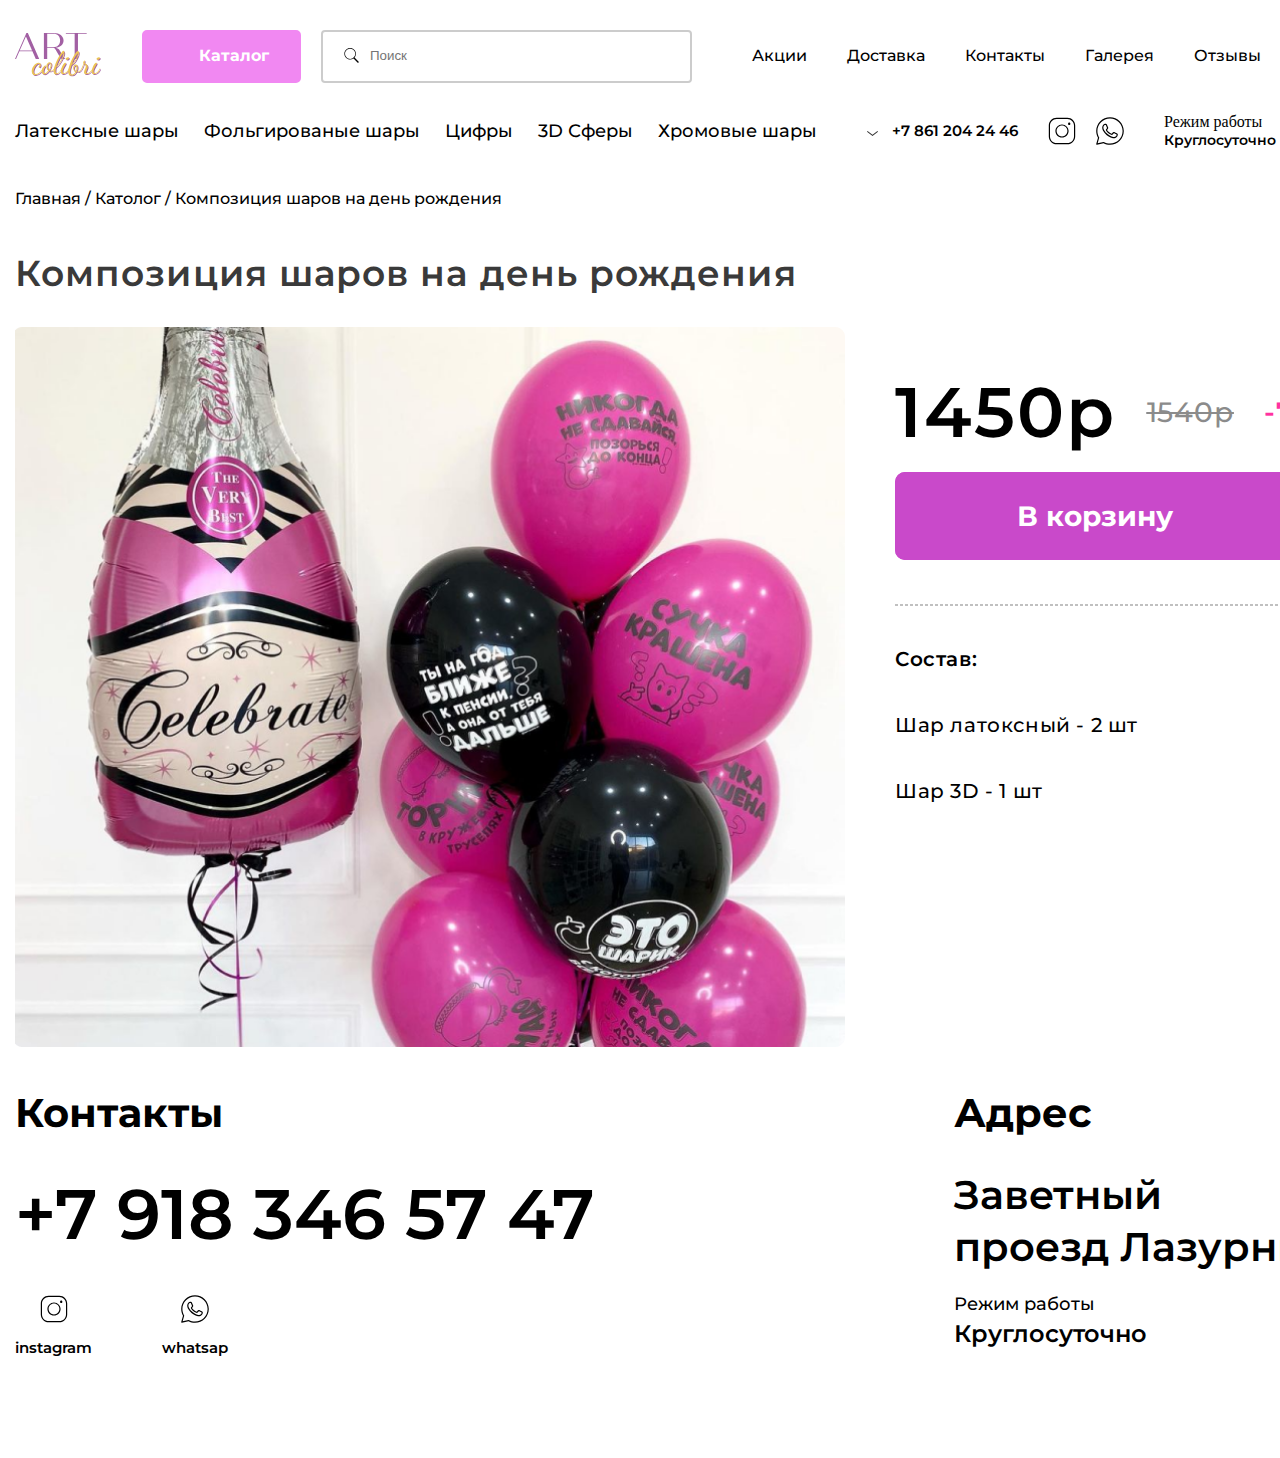
<file: items.html>
<!DOCTYPE html>
<html lang="en">
  <head>
    <meta charset="UTF-8" />
    <meta http-equiv="X-UA-Compatible" content="IE=edge" />
    <meta name="viewport" content="width=device-width, initial-scale=1.0" />
    <title>homework-22</title>
    <link rel="stylesheet" href="./css/items.min.css" />
  </head>
  <body>
    <header class="header">
      <div class="container">
        <nav class="navbar">
          <div class="header-top">
            <div><img src="./images/logo.svg" alt="logo" /></div>
            <div class="navbar-search">
              <button class="top-btn">Каталог</button>
              <div class="arround">
                <img src="./images/search.svg" alt="look" />
                <input
                  class="input"
                  type="text"
                  name="search"
                  placeholder="Поиск"
                />
              </div>
            </div>
            <div class="contact">
              <ul>
                <li class="important"><a href="#">Акции</a></li>
                <li class="contact-list"><a href="#">Доставка</a></li>
                <li class="contact-list"><a href="#">Контакты</a></li>
                <li class="contact-list"><a href="#">Галерея</a></li>
                <li class="contact-list"><a href="#">Отзывы</a></li>
              </ul>
              <img src="./images/bagicon.svg" alt="bag" />
            </div>
          </div>
          <div class="header-bottom">
            <div class="nav-item">
              <ul>
                <li class="nav-list"><a href="#">Латексные шары</a></li>
                <li class="nav-list"><a href="#">Фольгированые шары</a></li>
                <li class="nav-list"><a href="#">Цифры</a></li>
                <li class="nav-list"><a href="#">3D Сферы</a></li>
                <li class="nav-list"><a href="#">Хромовые шары</a></li>
              </ul>
            </div>
            <div class="tell">
              <img src="./images/rectangle.svg" alt="pastki" />
              <a href="tel:+7 861 204 24 46">+7 861 204 24 46</a>
            </div>
            <div class="bottom-img">
              <img src="./images/instagram.svg" alt="instagram" />
              <img src="./images/whatsap.svg" alt="whatsap" />
            </div>
            <div class="text">
              <p>Режим работы</p>
              <p class="textt">Круглосуточно</p>
            </div>
          </div>
        </nav>
      </div>
    </header>
    <main class="mainly">
      <section id="composition">
        <div class="container">
        <p>Главная / Католог / Композиция шаров на день рождения</p>
        <h3>Композиция шаров на день рождения</h3>
        <div class="cart">
          <img class="image" src="./images/bigphoto.png" alt="kattarasm" />
          <div class="add">
            <div class="add-top">
              <p class="true">1450р</p>
              <p class="false"><del>1540р</del></p>
              <p class="red">-7%</p>
            </div>
            <div class="wrapper">
              <a href="./images/girls.png">В корзину</a>
            </div>
            <hr class="new1">
            <p class="latox1">Состав:</p>
            <p class="latox2">Шар латоксный - 2 шт</p>
            <p class="latox3">Шар 3D - 1 шт</p>
          </div>
        </div>
      </div>
      </section>
      <footer id="contact">
        <div class="container">
          <div class="footer-wrap">
            <div class="wrap-left">
              <h3>Контакты</h3>
              <p class="tell">+7 918 346 57 47</p>
              <div class="left-img">
                <div class="img-first">
                  <a href="./images/2022.png">
                    <img src="./images/instagram.svg" alt="instagram" />
                    <p>instagram</p>
                  </a>
                </div>
                <div class="img-second">
                  <a href="./images/celebrate.png">
                    <img src="./images/whatsap.svg" alt="whatsap" />
                    <p>whatsap</p>
                  </a>
                </div>
              </div>
            </div>
            <div class="wrap-right">
              <h3>Адрес</h3>
              <p class="right-ftext">Заветный <br />проезд Лазурный, д.11</p>
              <p class="right-stext">Режим работы</p>
              <p class="right-thtext">Круглосуточно</p>
            </div>
          </div>
        </div>
      </footer>
    </main>
  </body>
</html>
</file>
<file: css/style.min.css>
@import"https://fonts.googleapis.com/css2?family=Montserrat:wght@400;500;600&display=swap";*{margin:0;padding:0;box-sizing:border-box}.container{width:1440px;padding:0 15px;margin:0 auto}.header{margin-top:30px}.header .navbar .header-top{display:flex;align-items:center;margin-bottom:30px}.header .navbar .header-top .navbar-search{display:flex;padding-left:40px;gap:20px}.header .navbar .header-top .navbar-search .top-btn{font-family:"Montserrat";font-weight:700;font-size:16px;line-height:20px;color:#fff;padding:14px 30px 15px 55px;background:#f188f2;border:2px solid #f188f2;border-radius:5px}.header .navbar .header-top .navbar-search .arround{display:flex;gap:10px;width:100%;border:2px solid #ccc;border-radius:4px;font-size:16px;background-color:#fff;padding:15px 150px 17px 20px}.header .navbar .header-top .navbar-search .arround .input{border:none}.header .navbar .header-top .navbar-search .arround .input:focus{outline:none}.header .navbar .header-top .contact{display:flex;align-items:center;padding-left:60px;gap:40px}.header .navbar .header-top .contact ul{display:flex;list-style-type:none;gap:40px}.header .navbar .header-top .contact ul .contact-list a{text-decoration:none;font-family:"Montserrat";font-weight:500;font-size:16px;line-height:130%;color:#000}.header .navbar .header-top .contact ul .important a{text-decoration:none;font-family:"Montserrat";font-weight:500;font-size:16px;line-height:130%;color:#000;transition:.2s}.header .navbar .header-top .contact ul .important a:hover{color:#fc42ff}.header .navbar .header-bottom{display:flex;align-items:center}.header .navbar .header-bottom .nav-item{padding-right:50px}.header .navbar .header-bottom .nav-item ul{display:flex;list-style-type:none;gap:25px}.header .navbar .header-bottom .nav-item ul .nav-list a{text-decoration:none;font-family:"Montserrat";font-weight:500;font-size:18px;line-height:22px;color:#000}.header .navbar .header-bottom .tell a{font-family:"Montserrat";text-decoration:none;align-items:center;padding-left:10px;font-weight:600;font-size:15px;line-height:130%;color:#000}.header .navbar .header-bottom .bottom-img{padding-left:30px;padding-right:40px;display:flex;gap:20px}.header .navbar .header-bottom .text .textt{font-family:"Montserrat";font-weight:600;font-size:14px;line-height:130%;color:#000}.mainly #sale{background:url(../images/blue.png),url(../images/2022.png);background-color:#a1e2eb;background-position:left top,right bottom;background-repeat:no-repeat,no-repeat;margin-top:30px}.mainly #sale h1{font-family:"Montserrat";padding-top:130px;font-weight:700;font-size:80px;line-height:130%;color:#fff}.mainly #sale h2{font-family:"Montserrat";padding-top:3px;padding-bottom:60px;font-weight:700;font-size:63px;line-height:130%;color:#fff}.mainly #sale .sale-btn{display:flex;gap:30px;padding-bottom:140px}.mainly #sale .sale-btn .all{font-family:"Montserrat";padding:20px 45px;font-weight:700;font-size:25px;line-height:130%;color:#2d2d2d;background:#fff;border-radius:13px;border:0px solid #fff}.mainly #sale .sale-btn .more{font-family:"Montserrat";padding:20px 45px;font-weight:700;font-size:25px;line-height:130%;color:#fff;border-radius:13px;background:#a1e2eb;border:1px solid #fff}.mainly #categorie .categorie-title{display:flex;margin-top:40px;gap:20px}.mainly #categorie .categorie-title h3{font-family:"Montserrat";font-weight:700;font-size:40px;line-height:130%;letter-spacing:.03em;color:#000}.mainly #categorie .categorie-title .categorie-img{display:flex;align-items:center}.mainly #categorie .categorie-title .categorie-img p{margin-right:6px}.mainly #categorie .categorie-grid{margin-top:20px}.mainly #categorie .categorie-grid .categorie-top{display:grid;grid-template-columns:auto auto auto auto;grid-gap:30px}.mainly #categorie .categorie-grid .categorie-top .top-rows{text-align:center}.mainly #categorie .categorie-grid .categorie-top .top-rows .top-wrap{background-color:#fffcfc;margin-bottom:20px;border-radius:5px}.mainly #categorie .categorie-grid .categorie-top .top-rows p{font-family:"Montserrat";font-weight:600;font-size:18px;line-height:130%;letter-spacing:.03em;color:#000}.mainly #categorie .categorie-grid .categorie-bottom{display:grid;grid-template-columns:auto auto auto auto;grid-gap:30px}.mainly #categorie .categorie-grid .categorie-bottom .bottom-rows{text-align:center}.mainly #categorie .categorie-grid .categorie-bottom .bottom-rows .bottom-wrap{background-color:#fffcfc;margin-bottom:20px;border-radius:5px}.mainly #categorie .categorie-grid .categorie-bottom .bottom-rows p{font-family:"Montserrat";font-weight:600;font-size:18px;line-height:130%;letter-spacing:.03em;color:#000}.mainly #leaders{display:flex;margin-top:40px}.mainly #leaders .wrap{display:flex;align-items:center;gap:20px}.mainly #leaders h3{font-family:"Montserrat";font-weight:700;font-size:40px;line-height:130%;letter-spacing:.03em;color:#000}.mainly #leaders .leaders-img{display:flex;gap:10px}.mainly #leaders .leaders-grid{display:grid;grid-template-columns:auto auto auto auto;grid-gap:35px}.mainly #leaders .leaders-grid .leaders-imgg{text-align:center;margin-top:20px}.mainly #leaders .leaders-grid .leaders-imgg div:first-child img{border-radius:15px}.mainly #leaders .leaders-grid .leaders-imgg .leaders-text p{font-family:"Montserrat";font-weight:500;font-size:16px;line-height:130%;letter-spacing:.03em;color:#3a3a3a}.mainly #leaders .leaders-grid .leaders-imgg .paragraph{margin-top:25px;margin-bottom:15px;display:flex;text-align:center;align-items:center;justify-content:space-around}.mainly #leaders .leaders-grid .leaders-imgg .paragraph .true{font-family:"Montserrat";font-weight:600;font-size:30px;line-height:130%;letter-spacing:.03em;color:#000}.mainly #leaders .leaders-grid .leaders-imgg .paragraph .false{font-family:"Montserrat";font-weight:500;font-size:20px;line-height:130%;letter-spacing:.03em;-webkit-text-decoration-line:line-through;text-decoration-line:line-through;color:#8b8b8b}.mainly #leaders .leaders-grid .leaders-imgg .paragraph .discount{font-family:"Montserrat";font-weight:600;font-size:20px;line-height:130%;letter-spacing:.03em;color:#ff32a1}.mainly #reduction{width:100%;background:url(../images/Rectangle\ 2048.png);background-repeat:no-repeat;background-size:cover;height:500px;margin-top:40px;display:flex}.mainly #reduction .wrapper{display:flex;width:100%}.mainly #reduction .wrapper .left{flex:.5;position:relative}.mainly #reduction .wrapper .left img{width:100%;position:absolute;top:-100px}.mainly #reduction .wrapper .right{flex:.5;display:block}.mainly #reduction .wrapper .right p{margin-top:30px;font-family:"Montserrat";font-weight:700;font-size:90px;line-height:80px;letter-spacing:.03em;color:#fff;margin-bottom:20px}.mainly #reduction .wrapper .right p span{font-size:48px;line-height:24px}.mainly #reduction .wrapper .right .second-input{font-family:"Montserrat";font-weight:600;font-size:18px;line-height:120%;letter-spacing:.03em;color:#6c6c6c;padding:28px 90px 28px 90px;background:#fff;border-radius:25.1468px;border:0px solid #fff;width:480px;margin-bottom:30px;margin-top:20px}.mainly #reduction .wrapper .right button{font-family:"Montserrat";font-weight:700;font-size:28.7392px;line-height:120%;letter-spacing:.03em;color:#fff;padding:20px 90px 20px 90px;background:linear-gradient(262.69deg, #ca4acb -0.43%, #f088f2 104.36%);border:2.39494px solid #fff;border-radius:25.1468px;width:480px}.mainly #work h3{font-family:"Montserrat";margin-top:40px;margin-bottom:25px;font-weight:700;font-size:40px;line-height:120%;letter-spacing:.03em;color:#000}.mainly #work .script{display:grid;grid-template-columns:auto auto auto auto}.mainly #contact{margin-top:40px;margin-bottom:100px}.mainly #contact .footer-wrap{display:flex;justify-content:space-between}.mainly #contact .footer-wrap .wrap-left h3{font-family:"Montserrat";font-weight:700;font-size:40px;line-height:130%;color:#000;margin-bottom:30px}.mainly #contact .footer-wrap .wrap-left .tell{font-family:"Montserrat";font-weight:600;font-size:70px;line-height:130%;color:#000;margin-bottom:35px}.mainly #contact .footer-wrap .wrap-left .left-img{display:flex;gap:70px}.mainly #contact .footer-wrap .wrap-left .left-img .img-first{text-align:center}.mainly #contact .footer-wrap .wrap-left .left-img p{margin-top:11px}.mainly #contact .footer-wrap .wrap-left .left-img .img-first a{text-decoration:none;font-family:"Montserrat";font-weight:600;font-size:15px;line-height:130%;color:#000}.mainly #contact .footer-wrap .wrap-left .left-img .img-second{text-align:center}.mainly #contact .footer-wrap .wrap-left .left-img .img-second a{text-decoration:none;font-family:"Montserrat";font-weight:600;font-size:15px;line-height:130%;color:#000}.mainly #contact .footer-wrap .wrap-right h3{font-family:"Montserrat";font-weight:700;font-size:40px;line-height:130%;color:#000;margin-bottom:30px}.mainly #contact .footer-wrap .wrap-right .right-ftext{font-family:"Montserrat";font-weight:600;font-size:40px;line-height:130%;color:#000;margin-bottom:20px}.mainly #contact .footer-wrap .wrap-right .right-stext{font-family:"Montserrat";font-weight:500;font-size:18px;line-height:130%;color:#000;margin-bottom:2px}.mainly #contact .footer-wrap .wrap-right .right-thtext{font-family:"Montserrat";font-weight:600;font-size:24px;line-height:130%;color:#000}
</file>
<file: css/basket.min.css>
@import"https://fonts.googleapis.com/css2?family=Montserrat:wght@400;500;600&display=swap";*{margin:0;padding:0;box-sizing:border-box}.container{width:1440px;padding:0 15px;margin:0 auto}.header{margin-top:30px}.header .navbar .header-top{display:flex;align-items:center;margin-bottom:30px}.header .navbar .header-top .navbar-search{display:flex;padding-left:40px;gap:20px}.header .navbar .header-top .navbar-search .top-btn{font-family:"Montserrat";font-weight:700;font-size:16px;line-height:20px;color:#fff;padding:14px 30px 15px 55px;background:#f188f2;border:2px solid #f188f2;border-radius:5px}.header .navbar .header-top .navbar-search .arround{display:flex;gap:10px;width:100%;border:2px solid #ccc;border-radius:4px;font-size:16px;background-color:#fff;padding:15px 150px 17px 20px}.header .navbar .header-top .navbar-search .arround .input{border:none}.header .navbar .header-top .navbar-search .arround .input:focus{outline:none}.header .navbar .header-top .contact{display:flex;align-items:center;padding-left:60px;gap:40px}.header .navbar .header-top .contact ul{display:flex;list-style-type:none;gap:40px}.header .navbar .header-top .contact ul .contact-list a{text-decoration:none;font-family:"Montserrat";font-weight:500;font-size:16px;line-height:130%;color:#000}.header .navbar .header-top .contact ul .important a{text-decoration:none;font-family:"Montserrat";font-weight:500;font-size:16px;line-height:130%;color:#000;transition:.2s}.header .navbar .header-top .contact ul .important a:hover{color:#fc42ff}.header .navbar .header-bottom{display:flex;align-items:center}.header .navbar .header-bottom .nav-item{padding-right:50px}.header .navbar .header-bottom .nav-item ul{display:flex;list-style-type:none;gap:25px}.header .navbar .header-bottom .nav-item ul .nav-list a{text-decoration:none;font-family:"Montserrat";font-weight:500;font-size:18px;line-height:22px;color:#000}.header .navbar .header-bottom .tell a{font-family:"Montserrat";text-decoration:none;align-items:center;padding-left:10px;font-weight:600;font-size:15px;line-height:130%;color:#000}.header .navbar .header-bottom .bottom-img{padding-left:30px;padding-right:40px;display:flex;gap:20px}.header .navbar .header-bottom .text .textt{font-family:"Montserrat";font-weight:600;font-size:14px;line-height:130%;color:#000}.mainly #basket h3{font-family:"Montserrat";margin-top:40px;margin-bottom:20px;font-weight:700;font-size:40px;line-height:130%;letter-spacing:.03em;color:#000}.mainly #basket .wrapper{display:flex;gap:60px}.mainly #basket .wrapper .wrap-left{position:relative;flex:.6}.mainly #basket .wrapper .wrap-left .left-top{display:flex;justify-content:space-between;margin-bottom:35px}.mainly #basket .wrapper .wrap-left .composition{display:flex;align-items:center;gap:30px;margin-top:20px;margin-bottom:50px}.mainly #basket .wrapper .wrap-left .composition .day .day1{font-family:"Montserrat";font-weight:600;font-size:18px;line-height:130%;letter-spacing:.03em;color:#3a3a3a}.mainly #basket .wrapper .wrap-left .composition .day .days{margin-top:80px;width:100px;display:flex;gap:20px;border:1px solid #000;border-radius:12px;padding:8px}.mainly #basket .wrapper .wrap-left .composition .daytrue{display:flex;align-items:center;gap:40px}.mainly #basket .wrapper .wrap-left .composition .daytrue .true{font-family:"Montserrat";font-weight:600;font-size:40px;line-height:130%;letter-spacing:.03em;color:#000}.mainly #basket .wrapper .wrap-left .composition .daytrue .false{font-family:"Montserrat";font-weight:500;font-size:20px;line-height:130%;letter-spacing:.03em;-webkit-text-decoration-line:line-through;text-decoration-line:line-through;color:#8b8b8b}.mainly #basket .wrapper .wrap-right{flex:.4}.mainly #basket .wrapper .wrap-right h3{font-family:"Montserrat";font-weight:600;font-size:28px;line-height:130%;letter-spacing:.03em;color:#000}.mainly #basket .wrapper .wrap-right .quantity{display:flex;gap:250px;margin-bottom:20px}.mainly #basket .wrapper .wrap-right .quantity .first{font-family:"Montserrat";font-weight:500;font-size:24px;line-height:130%;letter-spacing:.03em;color:#000}.mainly #basket .wrapper .wrap-right .quantity .second{font-family:"Montserrat";font-weight:500;font-size:24px;line-height:130%;letter-spacing:.03em;color:#000}.mainly #basket .wrapper .wrap-right .sum{display:flex;gap:200px;margin-bottom:20px}.mainly #basket .wrapper .wrap-right .sum .summ{font-family:"Montserrat";font-weight:500;font-size:24px;line-height:130%;letter-spacing:.03em;color:#000}.mainly #basket .wrapper .wrap-right .sum .money{font-family:"Montserrat";font-weight:600;font-size:32px;line-height:130%;letter-spacing:.03em;color:#000}.mainly #basket .wrapper .wrap-right input{width:100%;border:2px solid #ccc;border-radius:4px;font-size:16px;background-color:#fff;padding:20px;background:#fff;border:1px solid #000;border-radius:20px}.mainly #basket .wrapper .wrap-right .link{margin-top:60px}.mainly #basket .wrapper .wrap-right .link a{background:#f188f2;border-radius:17px;font-family:"Montserrat";font-weight:700;font-size:28px;line-height:130%;letter-spacing:.03em;color:#fff;text-decoration:none;padding:20px 200px}.mainly #contact{margin-top:40px;margin-bottom:100px}.mainly #contact .footer-wrap{display:flex;justify-content:space-between}.mainly #contact .footer-wrap .wrap-left h3{font-family:"Montserrat";font-weight:700;font-size:40px;line-height:130%;color:#000;margin-bottom:30px}.mainly #contact .footer-wrap .wrap-left .tell{font-family:"Montserrat";font-weight:600;font-size:70px;line-height:130%;color:#000;margin-bottom:35px}.mainly #contact .footer-wrap .wrap-left .left-img{display:flex;gap:70px}.mainly #contact .footer-wrap .wrap-left .left-img .img-first{text-align:center}.mainly #contact .footer-wrap .wrap-left .left-img p{margin-top:11px}.mainly #contact .footer-wrap .wrap-left .left-img .img-first a{text-decoration:none;font-family:"Montserrat";font-weight:600;font-size:15px;line-height:130%;color:#000}.mainly #contact .footer-wrap .wrap-left .left-img .img-second{text-align:center}.mainly #contact .footer-wrap .wrap-left .left-img .img-second a{text-decoration:none;font-family:"Montserrat";font-weight:600;font-size:15px;line-height:130%;color:#000}.mainly #contact .footer-wrap .wrap-right h3{font-family:"Montserrat";font-weight:700;font-size:40px;line-height:130%;color:#000;margin-bottom:30px}.mainly #contact .footer-wrap .wrap-right .right-ftext{font-family:"Montserrat";font-weight:600;font-size:40px;line-height:130%;color:#000;margin-bottom:20px}.mainly #contact .footer-wrap .wrap-right .right-stext{font-family:"Montserrat";font-weight:500;font-size:18px;line-height:130%;color:#000;margin-bottom:2px}.mainly #contact .footer-wrap .wrap-right .right-thtext{font-family:"Montserrat";font-weight:600;font-size:24px;line-height:130%;color:#000}
</file>
<file: css/categories.min.css>
@import"https://fonts.googleapis.com/css2?family=Montserrat:wght@400;500;600&display=swap";*{margin:0;padding:0;box-sizing:border-box}.container{width:1440px;padding:0 15px;margin:0 auto}.header{margin-top:30px}.header .navbar .header-top{display:flex;align-items:center;margin-bottom:30px}.header .navbar .header-top .navbar-search{display:flex;padding-left:40px;gap:20px}.header .navbar .header-top .navbar-search .top-btn{font-family:"Montserrat";font-weight:700;font-size:16px;line-height:20px;color:#fff;padding:14px 30px 15px 55px;background:#f188f2;border:2px solid #f188f2;border-radius:5px}.header .navbar .header-top .navbar-search .arround{display:flex;gap:10px;width:100%;border:2px solid #ccc;border-radius:4px;font-size:16px;background-color:#fff;padding:15px 150px 17px 20px}.header .navbar .header-top .navbar-search .arround .input{border:none}.header .navbar .header-top .navbar-search .arround .input:focus{outline:none}.header .navbar .header-top .contact{display:flex;align-items:center;padding-left:60px;gap:40px}.header .navbar .header-top .contact ul{display:flex;list-style-type:none;gap:40px}.header .navbar .header-top .contact ul .contact-list a{text-decoration:none;font-family:"Montserrat";font-weight:500;font-size:16px;line-height:130%;color:#000}.header .navbar .header-top .contact ul .important a{text-decoration:none;font-family:"Montserrat";font-weight:500;font-size:16px;line-height:130%;color:#000;transition:.2s}.header .navbar .header-top .contact ul .important a:hover{color:#fc42ff}.header .navbar .header-bottom{display:flex;align-items:center}.header .navbar .header-bottom .nav-item{padding-right:50px}.header .navbar .header-bottom .nav-item ul{display:flex;list-style-type:none;gap:25px}.header .navbar .header-bottom .nav-item ul .nav-list a{text-decoration:none;font-family:"Montserrat";font-weight:500;font-size:18px;line-height:22px;color:#000}.header .navbar .header-bottom .tell a{font-family:"Montserrat";text-decoration:none;align-items:center;padding-left:10px;font-weight:600;font-size:15px;line-height:130%;color:#000}.header .navbar .header-bottom .bottom-img{padding-left:30px;padding-right:40px;display:flex;gap:20px}.header .navbar .header-bottom .text .textt{font-family:"Montserrat";font-weight:600;font-size:14px;line-height:130%;color:#000}.mainly #categorie .categorie-title{margin-top:40px;gap:20px}.mainly #categorie .categorie-title h3{font-family:"Montserrat";font-weight:700;font-size:40px;line-height:130%;letter-spacing:.03em;color:#000;margin-bottom:20px}.mainly #categorie .categorie-title .categorie-img{display:flex;align-items:center}.mainly #categorie .categorie-title .categorie-img p{margin-right:6px}.mainly #categorie .categorie-grid{margin-top:20px}.mainly #categorie .categorie-grid .categorie-top{display:grid;grid-template-columns:auto auto auto auto;grid-gap:30px}.mainly #categorie .categorie-grid .categorie-top .top-rows{text-align:center}.mainly #categorie .categorie-grid .categorie-top .top-rows .top-wrap{background-color:#fffcfc;margin-bottom:20px;border-radius:5px}.mainly #categorie .categorie-grid .categorie-top .top-rows p{font-family:"Montserrat";font-weight:600;font-size:18px;line-height:130%;letter-spacing:.03em;color:#000}.mainly #categorie .categorie-grid .categorie-bottom{display:grid;grid-template-columns:auto auto auto auto;grid-gap:30px}.mainly #categorie .categorie-grid .categorie-bottom .bottom-rows{text-align:center}.mainly #categorie .categorie-grid .categorie-bottom .bottom-rows .bottom-wrap{background-color:#fffcfc;margin-bottom:20px;border-radius:5px}.mainly #categorie .categorie-grid .categorie-bottom .bottom-rows p{font-family:"Montserrat";font-weight:600;font-size:18px;line-height:130%;letter-spacing:.03em;color:#000}.mainly #contact{margin-top:40px;margin-bottom:100px}.mainly #contact .footer-wrap{display:flex;justify-content:space-between}.mainly #contact .footer-wrap .wrap-left h3{font-family:"Montserrat";font-weight:700;font-size:40px;line-height:130%;color:#000;margin-bottom:30px}.mainly #contact .footer-wrap .wrap-left .tell{font-family:"Montserrat";font-weight:600;font-size:70px;line-height:130%;color:#000;margin-bottom:35px}.mainly #contact .footer-wrap .wrap-left .left-img{display:flex;gap:70px}.mainly #contact .footer-wrap .wrap-left .left-img .img-first{text-align:center}.mainly #contact .footer-wrap .wrap-left .left-img p{margin-top:11px}.mainly #contact .footer-wrap .wrap-left .left-img .img-first a{text-decoration:none;font-family:"Montserrat";font-weight:600;font-size:15px;line-height:130%;color:#000}.mainly #contact .footer-wrap .wrap-left .left-img .img-second{text-align:center}.mainly #contact .footer-wrap .wrap-left .left-img .img-second a{text-decoration:none;font-family:"Montserrat";font-weight:600;font-size:15px;line-height:130%;color:#000}.mainly #contact .footer-wrap .wrap-right h3{font-family:"Montserrat";font-weight:700;font-size:40px;line-height:130%;color:#000;margin-bottom:30px}.mainly #contact .footer-wrap .wrap-right .right-ftext{font-family:"Montserrat";font-weight:600;font-size:40px;line-height:130%;color:#000;margin-bottom:20px}.mainly #contact .footer-wrap .wrap-right .right-stext{font-family:"Montserrat";font-weight:500;font-size:18px;line-height:130%;color:#000;margin-bottom:2px}.mainly #contact .footer-wrap .wrap-right .right-thtext{font-family:"Montserrat";font-weight:600;font-size:24px;line-height:130%;color:#000}
</file>
<file: css/gallery.min.css>
@import"https://fonts.googleapis.com/css2?family=Montserrat:wght@400;500;600&display=swap";*{margin:0;padding:0;box-sizing:border-box}.container{width:1440px;padding:0 15px;margin:0 auto}.header{margin-top:30px}.header .navbar .header-top{display:flex;align-items:center;margin-bottom:30px}.header .navbar .header-top .navbar-search{display:flex;padding-left:40px;gap:20px}.header .navbar .header-top .navbar-search .top-btn{font-family:"Montserrat";font-weight:700;font-size:16px;line-height:20px;color:#fff;padding:14px 30px 15px 55px;background:#f188f2;border:2px solid #f188f2;border-radius:5px}.header .navbar .header-top .navbar-search .arround{display:flex;gap:10px;width:100%;border:2px solid #ccc;border-radius:4px;font-size:16px;background-color:#fff;padding:15px 150px 17px 20px}.header .navbar .header-top .navbar-search .arround .input{border:none}.header .navbar .header-top .navbar-search .arround .input:focus{outline:none}.header .navbar .header-top .contact{display:flex;align-items:center;padding-left:60px;gap:100px}.header .navbar .header-top .contact ul{display:flex;list-style-type:none;gap:40px}.header .navbar .header-top .contact ul .contact-list a{text-decoration:none;font-family:"Montserrat";font-weight:500;font-size:16px;line-height:130%;color:#000}.header .navbar .header-top .contact ul .important a{text-decoration:none;font-family:"Montserrat";font-weight:500;font-size:16px;line-height:130%;color:#000;transition:.2s}.header .navbar .header-top .contact ul .important a:hover{color:#fc42ff}.header .navbar .header-bottom{display:flex;align-items:center}.header .navbar .header-bottom .nav-item{padding-right:50px}.header .navbar .header-bottom .nav-item ul{display:flex;list-style-type:none;gap:25px}.header .navbar .header-bottom .nav-item ul .nav-list a{text-decoration:none;font-family:"Montserrat";font-weight:500;font-size:18px;line-height:22px;color:#000}.header .navbar .header-bottom .tell a{font-family:"Montserrat";text-decoration:none;align-items:center;padding-left:10px;font-weight:600;font-size:15px;line-height:130%;color:#000}.header .navbar .header-bottom .bottom-img{padding-left:30px;padding-right:40px;display:flex;gap:20px}.header .navbar .header-bottom .text .textt{font-family:"Montserrat";font-weight:600;font-size:14px;line-height:130%;color:#000}.mainly #gallery h3{font-family:"Montserrat";margin-top:40px;margin-bottom:20px;font-weight:700;font-size:40px;line-height:130%;letter-spacing:.03em;color:#000}.mainly #gallery p{font-family:"Montserrat";margin-bottom:40px;font-weight:500;font-size:16px;line-height:130%;color:#000}.mainly #gallery .grid-top{display:grid;grid-template-columns:auto auto;margin-bottom:40px}.mainly #gallery .grid-bottom{display:grid;grid-template-columns:auto auto}.mainly #contact{margin-top:40px;margin-bottom:100px}.mainly #contact .footer-wrap{display:flex;justify-content:space-between}.mainly #contact .footer-wrap .wrap-left h3{font-family:"Montserrat";font-weight:700;font-size:40px;line-height:130%;color:#000;margin-bottom:30px}.mainly #contact .footer-wrap .wrap-left .tell{font-family:"Montserrat";font-weight:600;font-size:70px;line-height:130%;color:#000;margin-bottom:35px}.mainly #contact .footer-wrap .wrap-left .left-img{display:flex;gap:70px}.mainly #contact .footer-wrap .wrap-left .left-img .img-first{text-align:center}.mainly #contact .footer-wrap .wrap-left .left-img p{margin-top:11px}.mainly #contact .footer-wrap .wrap-left .left-img .img-first a{text-decoration:none;font-family:"Montserrat";font-weight:600;font-size:15px;line-height:130%;color:#000}.mainly #contact .footer-wrap .wrap-left .left-img .img-second{text-align:center}.mainly #contact .footer-wrap .wrap-left .left-img .img-second a{text-decoration:none;font-family:"Montserrat";font-weight:600;font-size:15px;line-height:130%;color:#000}.mainly #contact .footer-wrap .wrap-right h3{font-family:"Montserrat";font-weight:700;font-size:40px;line-height:130%;color:#000;margin-bottom:30px}.mainly #contact .footer-wrap .wrap-right .right-ftext{font-family:"Montserrat";font-weight:600;font-size:40px;line-height:130%;color:#000;margin-bottom:20px}.mainly #contact .footer-wrap .wrap-right .right-stext{font-family:"Montserrat";font-weight:500;font-size:18px;line-height:130%;color:#000;margin-bottom:2px}.mainly #contact .footer-wrap .wrap-right .right-thtext{font-family:"Montserrat";font-weight:600;font-size:24px;line-height:130%;color:#000}
</file>
<file: css/goods.min.css>
@import"https://fonts.googleapis.com/css2?family=Montserrat:wght@400;500;600&display=swap";*{margin:0;padding:0;box-sizing:border-box}.container{width:1440px;padding:0 15px;margin:0 auto}.header{margin-top:30px}.header .navbar .header-top{display:flex;align-items:center;margin-bottom:30px}.header .navbar .header-top .navbar-search{display:flex;padding-left:40px;gap:20px}.header .navbar .header-top .navbar-search .top-btn{font-family:"Montserrat";font-weight:700;font-size:16px;line-height:20px;color:#fff;padding:14px 30px 15px 55px;background:#f188f2;border:2px solid #f188f2;border-radius:5px}.header .navbar .header-top .navbar-search .arround{display:flex;gap:10px;width:100%;border:2px solid #ccc;border-radius:4px;font-size:16px;background-color:#fff;padding:15px 150px 17px 20px}.header .navbar .header-top .navbar-search .arround .input{border:none}.header .navbar .header-top .navbar-search .arround .input:focus{outline:none}.header .navbar .header-top .contact{display:flex;align-items:center;padding-left:60px;gap:40px}.header .navbar .header-top .contact ul{display:flex;list-style-type:none;gap:40px}.header .navbar .header-top .contact ul .contact-list a{text-decoration:none;font-family:"Montserrat";font-weight:500;font-size:16px;line-height:130%;color:#000}.header .navbar .header-top .contact ul .important a{text-decoration:none;font-family:"Montserrat";font-weight:500;font-size:16px;line-height:130%;color:#000;transition:.2s}.header .navbar .header-top .contact ul .important a:hover{color:#fc42ff}.header .navbar .header-bottom{display:flex;align-items:center}.header .navbar .header-bottom .nav-item{padding-right:50px}.header .navbar .header-bottom .nav-item ul{display:flex;list-style-type:none;gap:25px}.header .navbar .header-bottom .nav-item ul .nav-list a{text-decoration:none;font-family:"Montserrat";font-weight:500;font-size:18px;line-height:22px;color:#000}.header .navbar .header-bottom .tell a{font-family:"Montserrat";text-decoration:none;align-items:center;padding-left:10px;font-weight:600;font-size:15px;line-height:130%;color:#000}.header .navbar .header-bottom .bottom-img{padding-left:30px;padding-right:40px;display:flex;gap:20px}.header .navbar .header-bottom .text .textt{font-family:"Montserrat";font-weight:600;font-size:14px;line-height:130%;color:#000}#leaders{display:flex;margin-top:40px}#leaders .wrap h3{font-family:"Montserrat";font-weight:700;font-size:40px;line-height:130%;letter-spacing:.03em;color:#000;margin-bottom:20px}#leaders .wrap .leaders-img{margin-bottom:20px;display:flex;gap:10px}#leaders .costs{display:flex;gap:50px}#leaders .costs .cost{display:flex;gap:15px;align-items:center}#leaders .costs .cost p{font-family:"Montserrat";font-weight:600;font-size:20px;line-height:130%;letter-spacing:.03em;color:#000}#leaders .costs .cost .from{border:1px solid #000;border-radius:7px;padding:10px 60px 10px 10px;font-family:"Montserrat";font-weight:500;font-size:16px;line-height:130%;letter-spacing:.03em;color:#acacac}#leaders .costs .cost .until{border:1px solid #000;border-radius:7px;padding:10px 60px 10px 10px;font-family:"Montserrat";font-weight:500;font-size:16px;line-height:130%;letter-spacing:.03em;color:#acacac}#leaders .costs .good{display:flex;gap:15px;align-items:center}#leaders .costs .good p{font-family:"Montserrat";font-weight:600;font-size:20px;line-height:130%;letter-spacing:.03em;color:#000}#leaders .costs .good .free{border:1px solid #000;border-radius:7px;padding:20px}#leaders .costs .sort{display:flex;gap:15px;align-items:center}#leaders .costs .sort p{font-family:"Montserrat";font-weight:600;font-size:20px;line-height:130%;letter-spacing:.03em;color:#000}#leaders .costs .sort .default{border:1px solid #000;border-radius:7px;padding:9px 80px 10px 10px;font-family:"Montserrat";font-weight:500;font-size:16px;line-height:130%;letter-spacing:.03em;color:#797979}#leaders .leaders-grid{display:grid;grid-template-columns:auto auto auto auto;grid-gap:35px}#leaders .leaders-grid .leaders-imgg{text-align:center;margin-top:20px}#leaders .leaders-grid .leaders-imgg div:first-child img{border-radius:15px}#leaders .leaders-grid .leaders-imgg .leaders-text p{font-family:"Montserrat";font-weight:500;font-size:16px;line-height:130%;letter-spacing:.03em;color:#3a3a3a}#leaders .leaders-grid .leaders-imgg .paragraph{margin-top:25px;margin-bottom:15px;display:flex;text-align:center;align-items:center;justify-content:space-around}#leaders .leaders-grid .leaders-imgg .paragraph .true{font-family:"Montserrat";font-weight:600;font-size:30px;line-height:130%;letter-spacing:.03em;color:#000}#leaders .leaders-grid .leaders-imgg .paragraph .false{font-family:"Montserrat";font-weight:500;font-size:20px;line-height:130%;letter-spacing:.03em;-webkit-text-decoration-line:line-through;text-decoration-line:line-through;color:#8b8b8b}#leaders .leaders-grid .leaders-imgg .paragraph .discount{font-family:"Montserrat";font-weight:600;font-size:20px;line-height:130%;letter-spacing:.03em;color:#ff32a1}#contact{margin-top:40px;margin-bottom:100px}#contact .footer-wrap{display:flex;justify-content:space-between}#contact .footer-wrap .wrap-left h3{font-family:"Montserrat";font-weight:700;font-size:40px;line-height:130%;color:#000;margin-bottom:30px}#contact .footer-wrap .wrap-left .tell{font-family:"Montserrat";font-weight:600;font-size:70px;line-height:130%;color:#000;margin-bottom:35px}#contact .footer-wrap .wrap-left .left-img{display:flex;gap:70px}#contact .footer-wrap .wrap-left .left-img .img-first{text-align:center}#contact .footer-wrap .wrap-left .left-img p{margin-top:11px}#contact .footer-wrap .wrap-left .left-img .img-first a{text-decoration:none;font-family:"Montserrat";font-weight:600;font-size:15px;line-height:130%;color:#000}#contact .footer-wrap .wrap-left .left-img .img-second{text-align:center}#contact .footer-wrap .wrap-left .left-img .img-second a{text-decoration:none;font-family:"Montserrat";font-weight:600;font-size:15px;line-height:130%;color:#000}#contact .footer-wrap .wrap-right h3{font-family:"Montserrat";font-weight:700;font-size:40px;line-height:130%;color:#000;margin-bottom:30px}#contact .footer-wrap .wrap-right .right-ftext{font-family:"Montserrat";font-weight:600;font-size:40px;line-height:130%;color:#000;margin-bottom:20px}#contact .footer-wrap .wrap-right .right-stext{font-family:"Montserrat";font-weight:500;font-size:18px;line-height:130%;color:#000;margin-bottom:2px}#contact .footer-wrap .wrap-right .right-thtext{font-family:"Montserrat";font-weight:600;font-size:24px;line-height:130%;color:#000}
</file>
<file: css/items.min.css>
@import"https://fonts.googleapis.com/css2?family=Montserrat:wght@400;500;600&display=swap";*{margin:0;padding:0;box-sizing:border-box}.container{width:1440px;padding:0 15px;margin:0 auto}.header{margin-top:30px}.header .navbar .header-top{display:flex;align-items:center;margin-bottom:30px}.header .navbar .header-top .navbar-search{display:flex;padding-left:40px;gap:20px}.header .navbar .header-top .navbar-search .top-btn{font-family:"Montserrat";font-weight:700;font-size:16px;line-height:20px;color:#fff;padding:14px 30px 15px 55px;background:#f188f2;border:2px solid #f188f2;border-radius:5px}.header .navbar .header-top .navbar-search .arround{display:flex;gap:10px;width:100%;border:2px solid #ccc;border-radius:4px;font-size:16px;background-color:#fff;padding:15px 150px 17px 20px}.header .navbar .header-top .navbar-search .arround .input{border:none}.header .navbar .header-top .navbar-search .arround .input:focus{outline:none}.header .navbar .header-top .contact{display:flex;align-items:center;padding-left:60px;gap:40px}.header .navbar .header-top .contact ul{display:flex;list-style-type:none;gap:40px}.header .navbar .header-top .contact ul .contact-list a{text-decoration:none;font-family:"Montserrat";font-weight:500;font-size:16px;line-height:130%;color:#000}.header .navbar .header-top .contact ul .important a{text-decoration:none;font-family:"Montserrat";font-weight:500;font-size:16px;line-height:130%;color:#000;transition:.2s}.header .navbar .header-top .contact ul .important a:hover{color:#fc42ff}.header .navbar .header-bottom{display:flex;align-items:center}.header .navbar .header-bottom .nav-item{padding-right:50px}.header .navbar .header-bottom .nav-item ul{display:flex;list-style-type:none;gap:25px}.header .navbar .header-bottom .nav-item ul .nav-list a{text-decoration:none;font-family:"Montserrat";font-weight:500;font-size:18px;line-height:22px;color:#000}.header .navbar .header-bottom .tell a{font-family:"Montserrat";text-decoration:none;align-items:center;padding-left:10px;font-weight:600;font-size:15px;line-height:130%;color:#000}.header .navbar .header-bottom .bottom-img{padding-left:30px;padding-right:40px;display:flex;gap:20px}.header .navbar .header-bottom .text .textt{font-family:"Montserrat";font-weight:600;font-size:14px;line-height:130%;color:#000}.mainly #composition p{font-family:"Montserrat";margin-top:40px;font-weight:500;font-size:16px;line-height:130%;color:#000}.mainly #composition h3{font-family:"Montserrat";margin-top:40px;font-weight:600;font-size:36px;line-height:130%;letter-spacing:.03em;color:#3a3a3a}.mainly #composition .cart{display:flex;margin-top:30px;gap:50px}.mainly #composition .cart .image{width:830px;height:720px}.mainly #composition .cart .add .add-top{display:flex;gap:30px;align-items:center}.mainly #composition .cart .add .add-top .true{font-family:"Montserrat";font-weight:600;font-size:70px;line-height:130%;letter-spacing:.03em;color:#000}.mainly #composition .cart .add .add-top .false{font-family:"Montserrat";font-weight:500;font-size:28px;line-height:130%;letter-spacing:.03em;-webkit-text-decoration-line:line-through;text-decoration-line:line-through;color:#8b8b8b}.mainly #composition .cart .add .add-top .red{font-family:"Montserrat";font-weight:600;font-size:28px;line-height:130%;letter-spacing:.03em;color:#ff32a1}.mainly #composition .cart .add .wrapper{margin-bottom:70px;margin-top:40px}.mainly #composition .cart .add .wrapper a{font-family:"Montserrat";font-weight:700;font-size:28px;line-height:130%;color:#fff;background:#c949ca;border:2px solid #c949ca;border-radius:10px;text-decoration:none;padding:25px 120px}.mainly #composition .cart .add .new1{border:1px dashed silver}.mainly #composition .cart .add .latox1{font-family:"Montserrat";font-weight:600;font-size:20px;line-height:130%;letter-spacing:.03em;color:#000}.mainly #composition .cart .add .latox2{font-family:"Montserrat";font-weight:500;font-size:20px;line-height:130%;letter-spacing:.03em;color:#000}.mainly #composition .cart .add .latox3{font-family:"Montserrat";font-style:normal;font-weight:500;font-size:20px;line-height:130%;letter-spacing:.03em;color:#000}#contact{margin-top:40px;margin-bottom:100px}#contact .footer-wrap{display:flex;justify-content:space-between}#contact .footer-wrap .wrap-left h3{font-family:"Montserrat";font-weight:700;font-size:40px;line-height:130%;color:#000;margin-bottom:30px}#contact .footer-wrap .wrap-left .tell{font-family:"Montserrat";font-weight:600;font-size:70px;line-height:130%;color:#000;margin-bottom:35px}#contact .footer-wrap .wrap-left .left-img{display:flex;gap:70px}#contact .footer-wrap .wrap-left .left-img .img-first{text-align:center}#contact .footer-wrap .wrap-left .left-img p{margin-top:11px}#contact .footer-wrap .wrap-left .left-img .img-first a{text-decoration:none;font-family:"Montserrat";font-weight:600;font-size:15px;line-height:130%;color:#000}#contact .footer-wrap .wrap-left .left-img .img-second{text-align:center}#contact .footer-wrap .wrap-left .left-img .img-second a{text-decoration:none;font-family:"Montserrat";font-weight:600;font-size:15px;line-height:130%;color:#000}#contact .footer-wrap .wrap-right h3{font-family:"Montserrat";font-weight:700;font-size:40px;line-height:130%;color:#000;margin-bottom:30px}#contact .footer-wrap .wrap-right .right-ftext{font-family:"Montserrat";font-weight:600;font-size:40px;line-height:130%;color:#000;margin-bottom:20px}#contact .footer-wrap .wrap-right .right-stext{font-family:"Montserrat";font-weight:500;font-size:18px;line-height:130%;color:#000;margin-bottom:2px}#contact .footer-wrap .wrap-right .right-thtext{font-family:"Montserrat";font-weight:600;font-size:24px;line-height:130%;color:#000}
</file>
